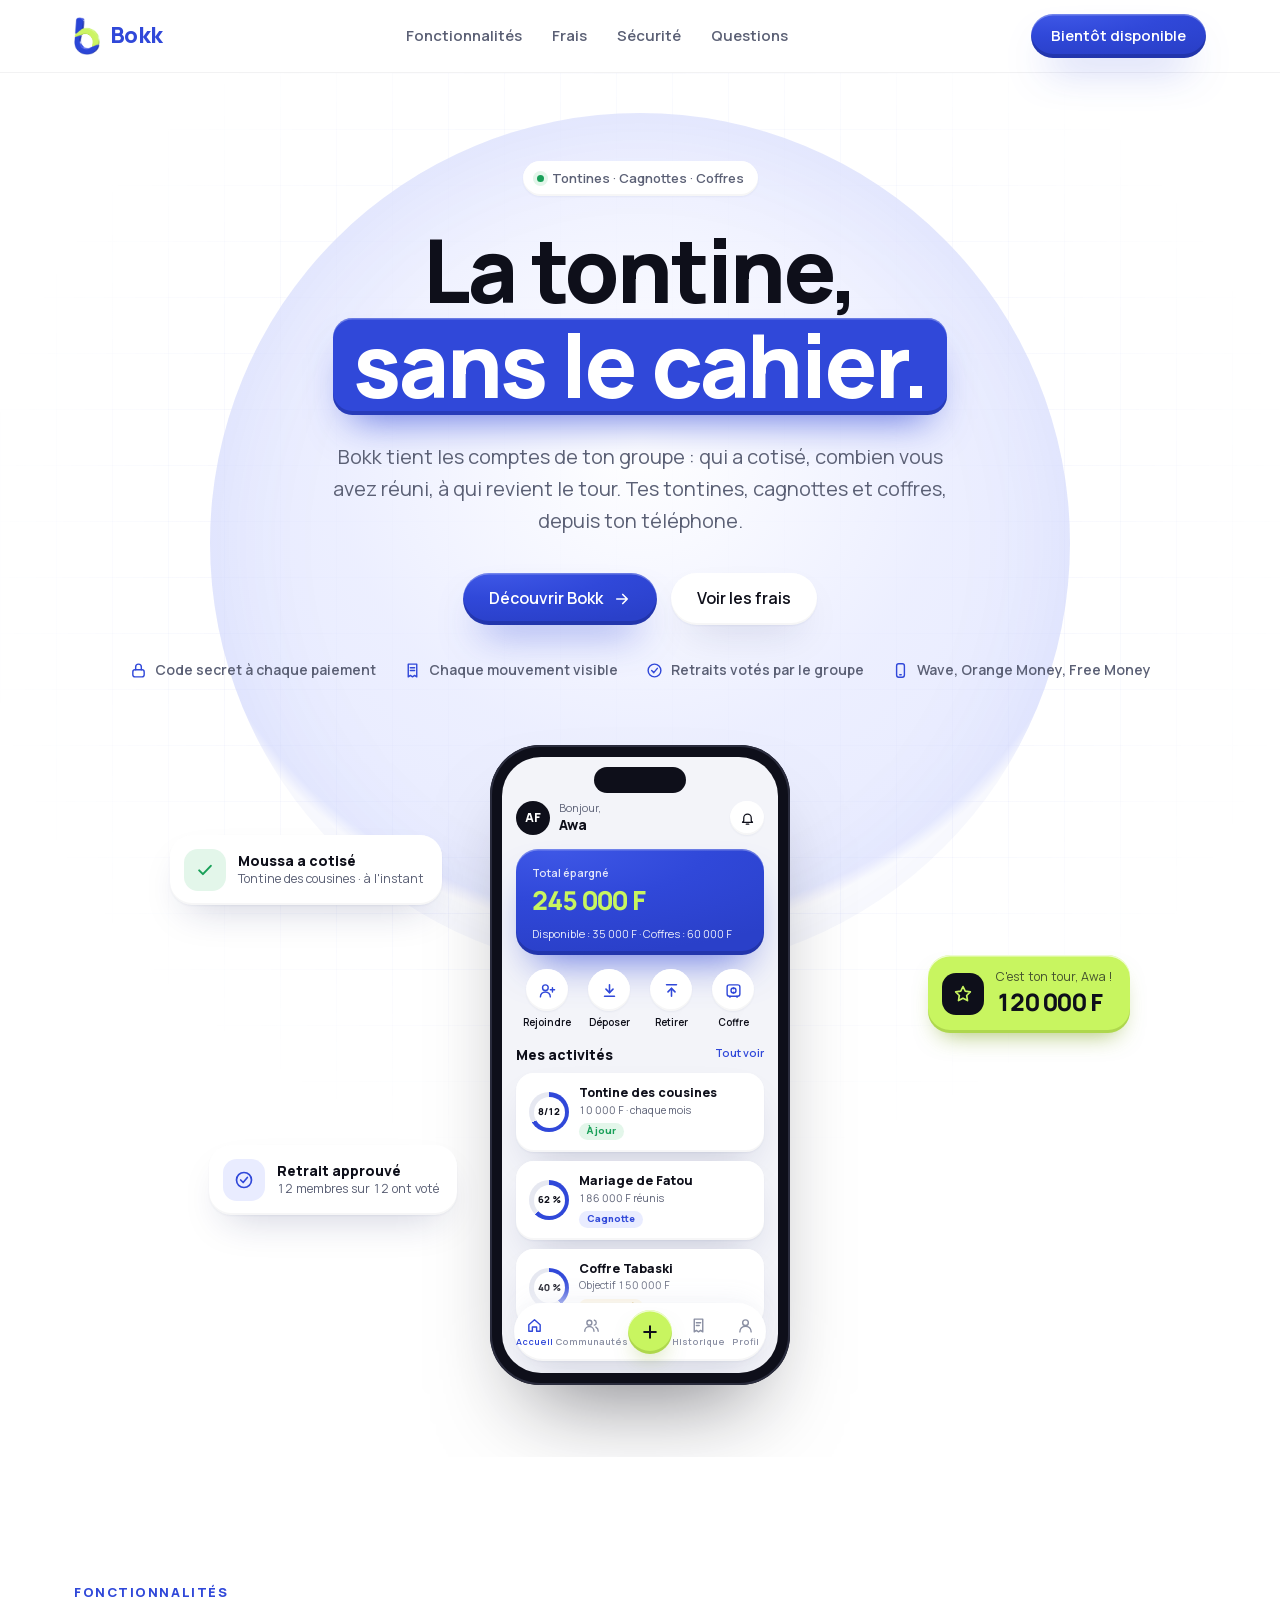
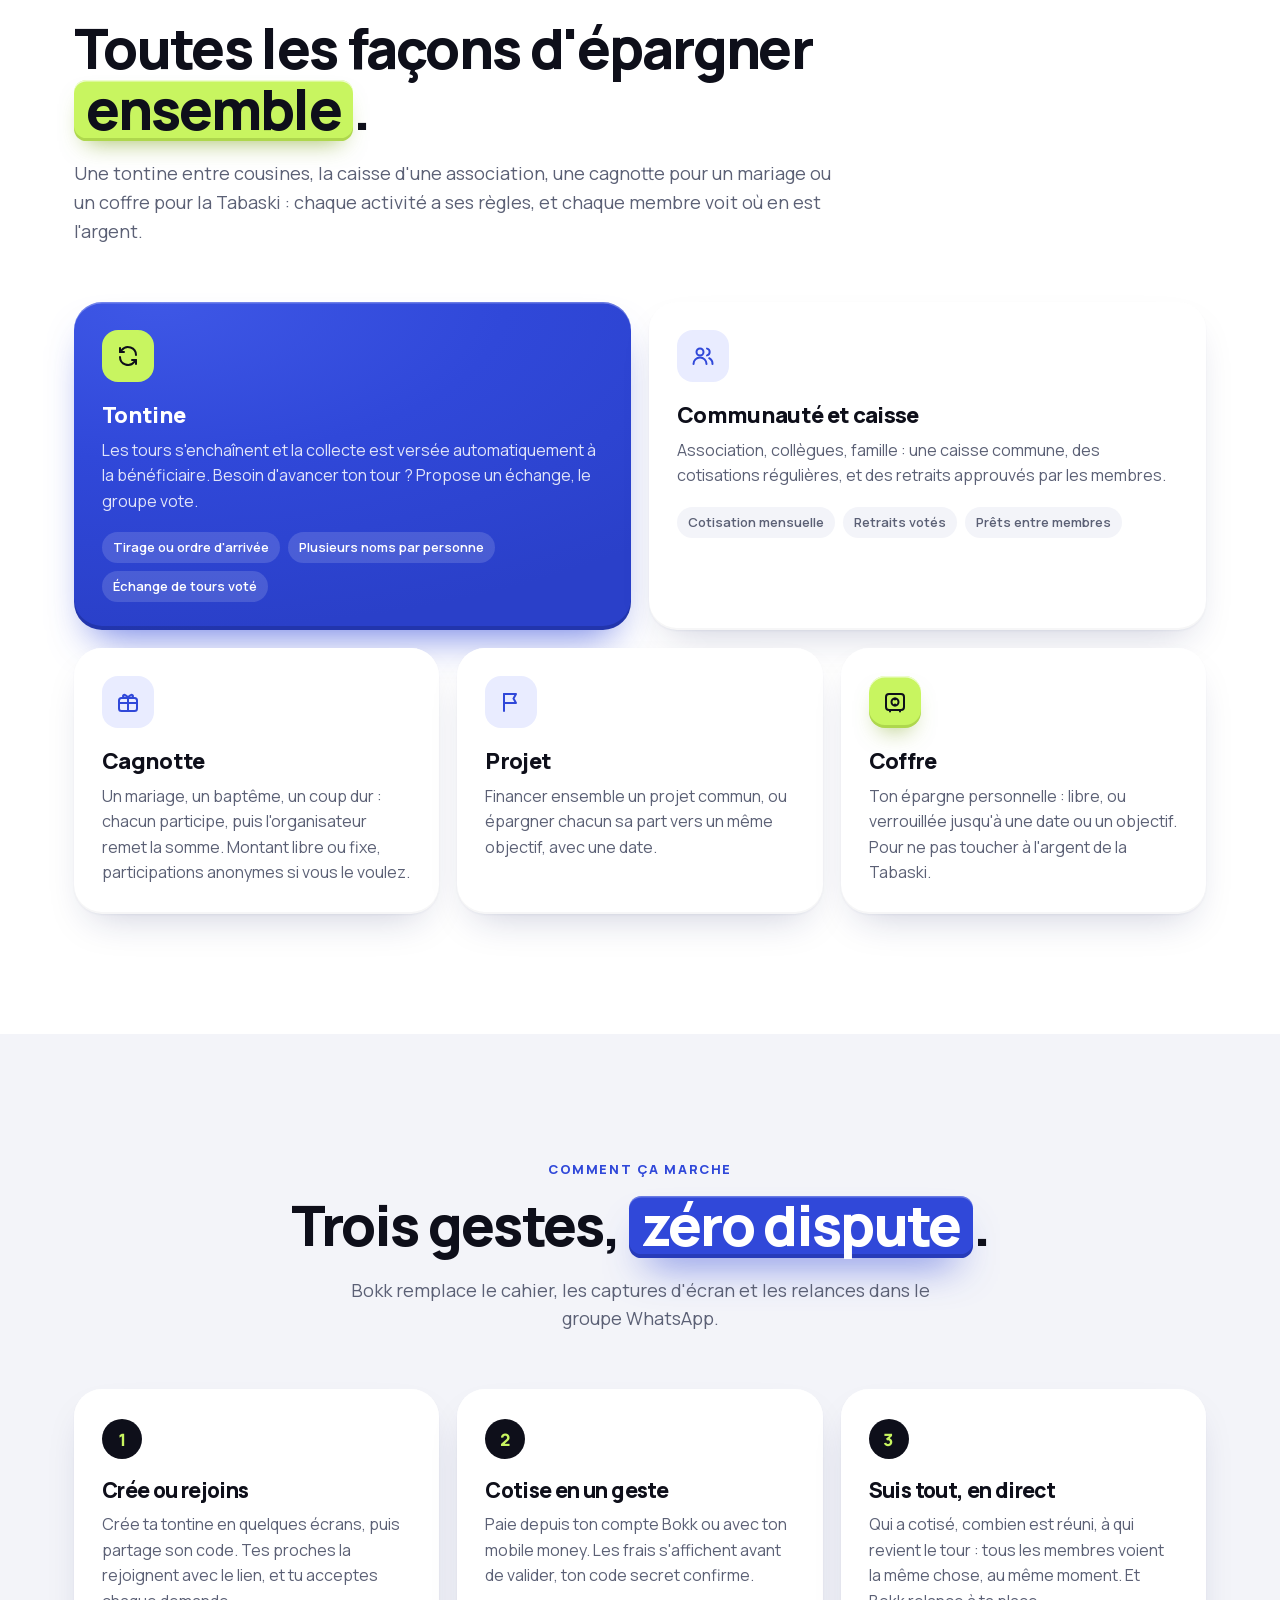
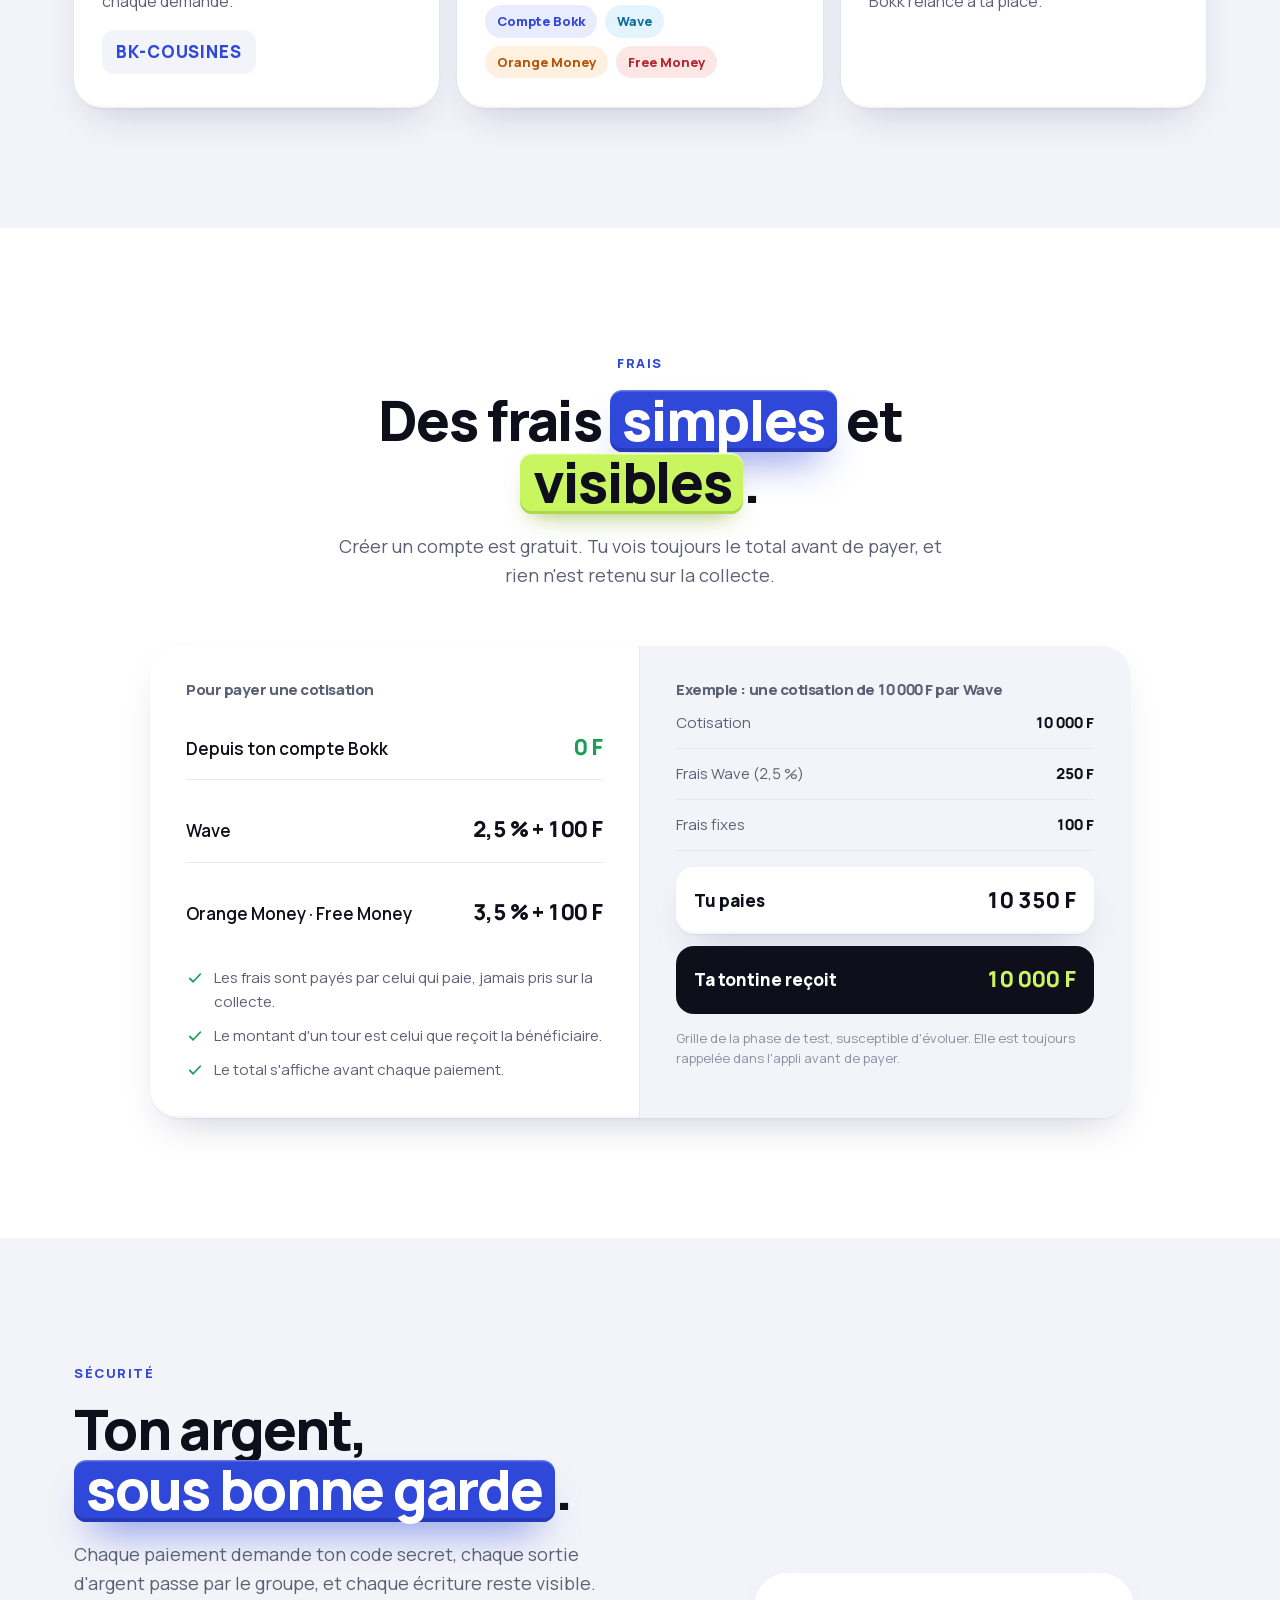
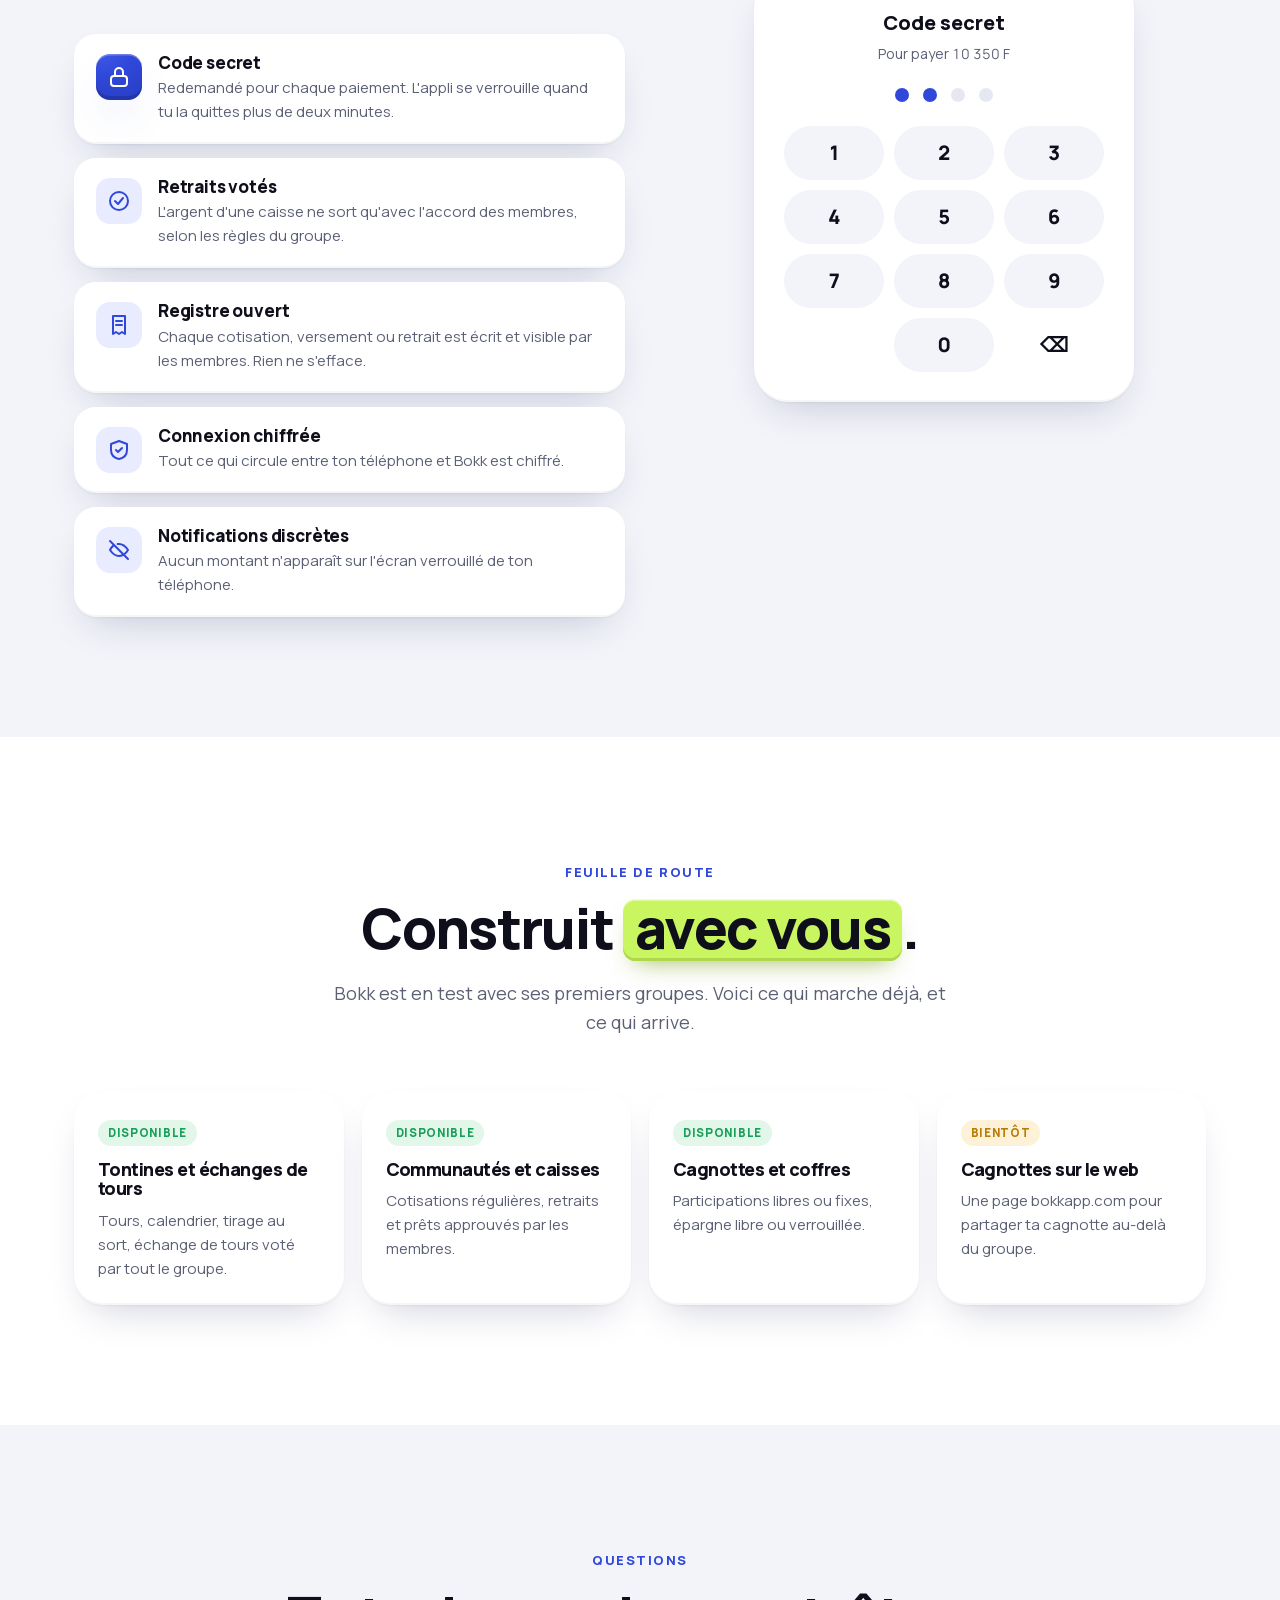
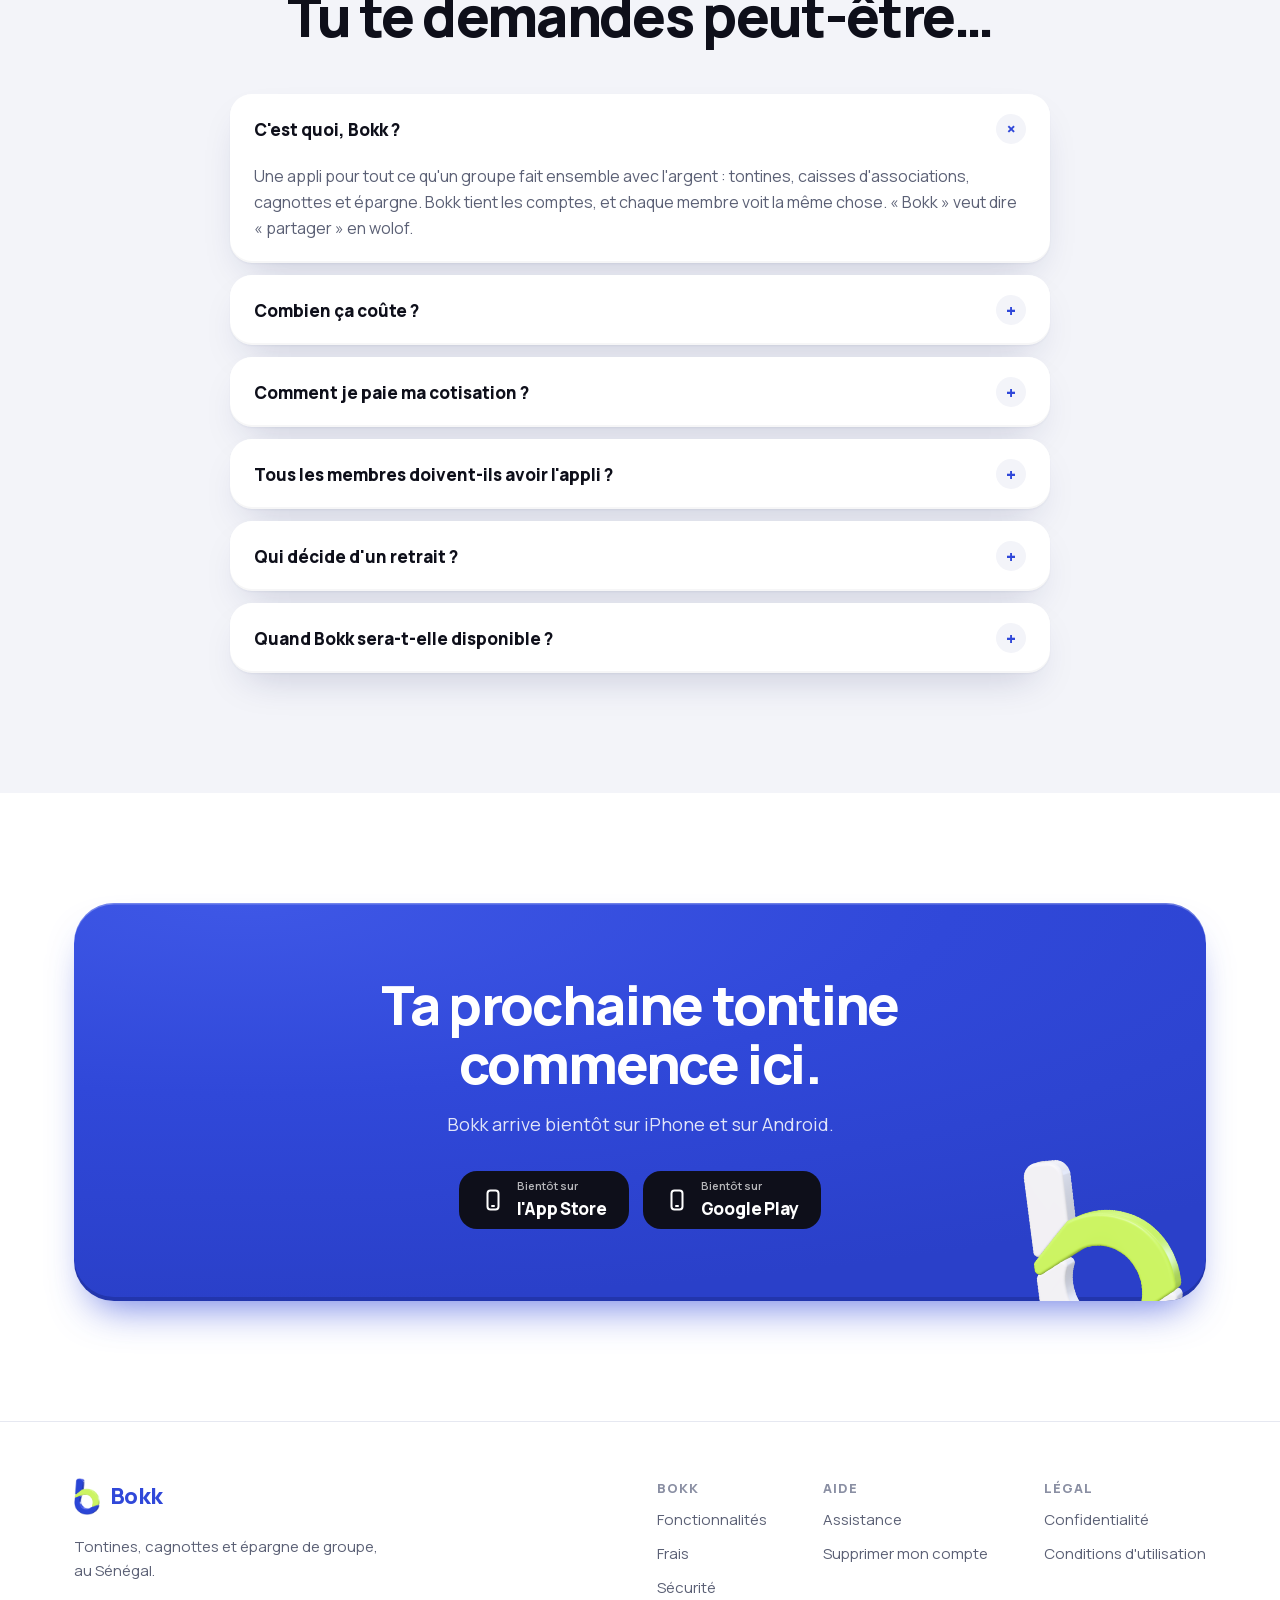
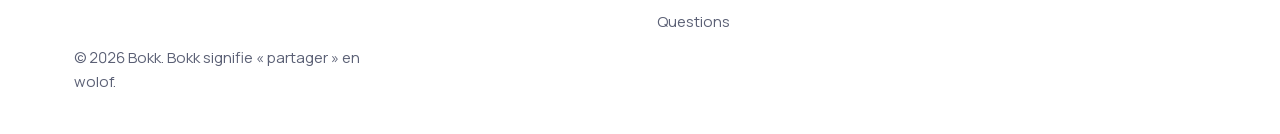
<file: index.html>
<!doctype html>
<html lang="fr">
<head>
<meta charset="utf-8">
<meta name="viewport" content="width=device-width, initial-scale=1">
<title>Bokk : la tontine, sans le cahier</title>
<meta name="description" content="Bokk tient les comptes de ton groupe : tontines, caisses d'associations, cagnottes et coffres d'épargne, depuis ton téléphone. Au Sénégal.">
<meta name="theme-color" content="#3048D9">
<meta property="og:title" content="Bokk : la tontine, sans le cahier">
<meta property="og:description" content="Qui a cotisé, combien le groupe a réuni, à qui revient le tour : tout est dans Bokk.">
<meta property="og:type" content="website">
<meta property="og:url" content="https://bokkapp.com/">
<link rel="icon" type="image/png" href="assets/favicon.png">
<link rel="preload" href="assets/Manrope-ExtraBold.ttf" as="font" type="font/ttf" crossorigin>
<link rel="stylesheet" href="assets/accueil.css">
</head>
<body>

<!-- Icônes (traits arrondis, couleur du texte) -->
<svg width="0" height="0" style="position:absolute" aria-hidden="true">
  <defs>
    <symbol id="i-cadenas" viewBox="0 0 24 24" fill="none" stroke="currentColor" stroke-width="2" stroke-linecap="round" stroke-linejoin="round"><rect x="4" y="11" width="16" height="10" rx="3"/><path d="M8 11V7a4 4 0 0 1 8 0v4"/></symbol>
    <symbol id="i-registre" viewBox="0 0 24 24" fill="none" stroke="currentColor" stroke-width="2" stroke-linecap="round" stroke-linejoin="round"><path d="M6 3h12v18l-3-2-3 2-3-2-3 2z"/><path d="M9 8h6M9 12h6"/></symbol>
    <symbol id="i-vote" viewBox="0 0 24 24" fill="none" stroke="currentColor" stroke-width="2" stroke-linecap="round" stroke-linejoin="round"><circle cx="12" cy="12" r="9"/><path d="m8 12 3 3 5-6"/></symbol>
    <symbol id="i-telephone" viewBox="0 0 24 24" fill="none" stroke="currentColor" stroke-width="2" stroke-linecap="round" stroke-linejoin="round"><rect x="6.5" y="2.5" width="11" height="19" rx="3"/><path d="M11 18h2"/></symbol>
    <symbol id="i-tour" viewBox="0 0 24 24" fill="none" stroke="currentColor" stroke-width="2" stroke-linecap="round" stroke-linejoin="round"><path d="M20 11a8 8 0 0 0-14.3-4.9L4 8"/><path d="M4 4v4h4"/><path d="M4 13a8 8 0 0 0 14.3 4.9L20 16"/><path d="M20 20v-4h-4"/></symbol>
    <symbol id="i-cadeau" viewBox="0 0 24 24" fill="none" stroke="currentColor" stroke-width="2" stroke-linecap="round" stroke-linejoin="round"><rect x="3" y="8" width="18" height="13" rx="2.5"/><path d="M12 8v13M3 13h18"/><path d="M12 8C10.5 4.5 7 4 7 6.2 7 8 10 8 12 8zM12 8c1.5-3.5 5-4 5-1.8C17 8 14 8 12 8z"/></symbol>
    <symbol id="i-projet" viewBox="0 0 24 24" fill="none" stroke="currentColor" stroke-width="2" stroke-linecap="round" stroke-linejoin="round"><path d="M5 21V4"/><path d="M5 4h12l-2.5 4.5L17 13H5"/></symbol>
    <symbol id="i-coffre" viewBox="0 0 24 24" fill="none" stroke="currentColor" stroke-width="2" stroke-linecap="round" stroke-linejoin="round"><rect x="3" y="4" width="18" height="16" rx="3"/><circle cx="12" cy="12" r="3.5"/><path d="M12 8.5v1M12 14.5v1M7 20v1.5M17 20v1.5"/></symbol>
    <symbol id="i-groupe" viewBox="0 0 24 24" fill="none" stroke="currentColor" stroke-width="2" stroke-linecap="round" stroke-linejoin="round"><circle cx="9" cy="8" r="3.5"/><path d="M2.5 20a6.5 6.5 0 0 1 13 0"/><path d="M16 4.6a3.5 3.5 0 0 1 0 6.8"/><path d="M18.2 14.2A6.5 6.5 0 0 1 21.5 20"/></symbol>
    <symbol id="i-cloche" viewBox="0 0 24 24" fill="none" stroke="currentColor" stroke-width="2" stroke-linecap="round" stroke-linejoin="round"><path d="M6 16v-5a6 6 0 0 1 12 0v5l2 2H4z"/><path d="M10 21h4"/></symbol>
    <symbol id="i-plus" viewBox="0 0 24 24" fill="none" stroke="currentColor" stroke-width="2.4" stroke-linecap="round"><path d="M12 5v14M5 12h14"/></symbol>
    <symbol id="i-maison" viewBox="0 0 24 24" fill="none" stroke="currentColor" stroke-width="2" stroke-linecap="round" stroke-linejoin="round"><path d="M4 11 12 4l8 7v9h-5v-6H9v6H4z"/></symbol>
    <symbol id="i-recu" viewBox="0 0 24 24" fill="none" stroke="currentColor" stroke-width="2" stroke-linecap="round" stroke-linejoin="round"><path d="M6 3h12v18l-3-2-3 2-3-2-3 2z"/><path d="M9 8h6M9 12h4"/></symbol>
    <symbol id="i-moi" viewBox="0 0 24 24" fill="none" stroke="currentColor" stroke-width="2" stroke-linecap="round" stroke-linejoin="round"><circle cx="12" cy="8" r="4"/><path d="M4 21a8 8 0 0 1 16 0"/></symbol>
    <symbol id="i-rejoindre" viewBox="0 0 24 24" fill="none" stroke="currentColor" stroke-width="2" stroke-linecap="round" stroke-linejoin="round"><circle cx="9" cy="8" r="4"/><path d="M2 21a7 7 0 0 1 14 0"/><path d="M19 8v6M16 11h6"/></symbol>
    <symbol id="i-deposer" viewBox="0 0 24 24" fill="none" stroke="currentColor" stroke-width="2.2" stroke-linecap="round" stroke-linejoin="round"><path d="M12 4v11"/><path d="m7 10 5 5 5-5"/><path d="M5 20h14"/></symbol>
    <symbol id="i-retirer" viewBox="0 0 24 24" fill="none" stroke="currentColor" stroke-width="2.2" stroke-linecap="round" stroke-linejoin="round"><path d="M12 20V9"/><path d="m7 14 5-5 5 5"/><path d="M5 4h14"/></symbol>
    <symbol id="i-bouclier" viewBox="0 0 24 24" fill="none" stroke="currentColor" stroke-width="2" stroke-linecap="round" stroke-linejoin="round"><path d="M12 3 4 6v6c0 5 3.5 8 8 9 4.5-1 8-4 8-9V6z"/><path d="m9 12 2 2 4-4"/></symbol>
    <symbol id="i-discret" viewBox="0 0 24 24" fill="none" stroke="currentColor" stroke-width="2" stroke-linecap="round" stroke-linejoin="round"><path d="m3 3 18 18"/><path d="M10.6 6.1c.5-.1.9-.1 1.4-.1 5 0 9 6 9 6a16 16 0 0 1-3.2 3.8M6.1 7.9C4.1 9.5 3 12 3 12s4 6 9 6c1.4 0 2.7-.4 3.9-1"/></symbol>
    <symbol id="i-coche" viewBox="0 0 24 24" fill="none" stroke="currentColor" stroke-width="2.4" stroke-linecap="round" stroke-linejoin="round"><path d="m5 12.5 4.5 4.5L19 7"/></symbol>
    <symbol id="i-fleche" viewBox="0 0 24 24" fill="none" stroke="currentColor" stroke-width="2.2" stroke-linecap="round" stroke-linejoin="round"><path d="M5 12h14M13 6l6 6-6 6"/></symbol>
    <symbol id="i-etoile" viewBox="0 0 24 24" fill="none" stroke="currentColor" stroke-width="2" stroke-linejoin="round"><path d="m12 3 2.7 5.6 6.1.9-4.4 4.3 1 6.1L12 17l-5.4 2.9 1-6.1-4.4-4.3 6.1-.9z"/></symbol>
  </defs>
</svg>

<header class="entete">
  <div class="conteneur">
    <a class="logo" href="./" aria-label="Bokk, accueil"><img src="assets/b-3d.png" alt="" width="26" height="38">Bokk</a>
    <nav class="menu" aria-label="Menu principal">
      <a href="#fonctionnalites">Fonctionnalités</a>
      <a href="#frais">Frais</a>
      <a href="#securite">Sécurité</a>
      <a href="#questions">Questions</a>
    </nav>
    <a class="bouton bouton-bleu" href="#telecharger">Bientôt disponible</a>
  </div>
</header>

<main>

  <section class="accroche">
    <div class="sphere" aria-hidden="true"></div>
    <div class="conteneur">
      <span class="pastille"><span class="point"></span>Tontines · Cagnottes · Coffres</span>
      <h1><span class="ligne">La tontine,</span> <span class="marque-bleu">sans le cahier.</span></h1>
      <p class="sous-titre">Bokk tient les comptes de ton groupe : qui a cotisé, combien vous avez réuni, à qui revient le tour. Tes tontines, cagnottes et coffres, depuis ton téléphone.</p>
      <div class="actions">
        <a class="bouton bouton-bleu" href="#fonctionnalites">Découvrir Bokk <svg aria-hidden="true"><use href="#i-fleche"/></svg></a>
        <a class="bouton bouton-blanc" href="#frais">Voir les frais</a>
      </div>
      <div class="confiance">
        <span><svg aria-hidden="true"><use href="#i-cadenas"/></svg>Code secret à chaque paiement</span>
        <span><svg aria-hidden="true"><use href="#i-registre"/></svg>Chaque mouvement visible</span>
        <span><svg aria-hidden="true"><use href="#i-vote"/></svg>Retraits votés par le groupe</span>
        <span><svg aria-hidden="true"><use href="#i-telephone"/></svg>Wave, Orange Money, Free Money</span>
      </div>

      <div class="scene" aria-label="Aperçu de l'appli Bokk">
        <div class="telephone">
          <div class="ecran">
            <div class="app-haut">
              <div class="app-qui">
                <span class="avatar">AF</span>
                <span><small>Bonjour,</small><strong>Awa</strong></span>
              </div>
              <span class="cloche"><svg aria-hidden="true"><use href="#i-cloche"/></svg></span>
            </div>
            <div class="app-solde">
              <small>Total épargné</small>
              <span class="montant">245 000 F</span>
              <div class="dispo">Disponible : 35 000 F · Coffres : 60 000 F</div>
            </div>
            <div class="app-raccourcis">
              <span><i><svg aria-hidden="true"><use href="#i-rejoindre"/></svg></i>Rejoindre</span>
              <span><i><svg aria-hidden="true"><use href="#i-deposer"/></svg></i>Déposer</span>
              <span><i><svg aria-hidden="true"><use href="#i-retirer"/></svg></i>Retirer</span>
              <span><i><svg aria-hidden="true"><use href="#i-coffre"/></svg></i>Coffre</span>
            </div>
            <div class="app-titre">Mes activités <a>Tout voir</a></div>
            <div class="app-carte">
              <span class="anneau" style="--p:66"><span>8/12</span></span>
              <span class="texte"><strong>Tontine des cousines</strong><small>10 000 F · chaque mois</small><br><span class="puce puce-vert">À jour</span></span>
            </div>
            <div class="app-carte">
              <span class="anneau" style="--p:62"><span>62 %</span></span>
              <span class="texte"><strong>Mariage de Fatou</strong><small>186 000 F réunis</small><br><span class="puce puce-bleu">Cagnotte</span></span>
            </div>
            <div class="app-carte">
              <span class="anneau" style="--p:40"><span>40 %</span></span>
              <span class="texte"><strong>Coffre Tabaski</strong><small>Objectif 150 000 F</small><br><span class="puce puce-ambre">Verrouillé</span></span>
            </div>
            <div class="app-barre" aria-hidden="true">
              <span class="actif"><svg><use href="#i-maison"/></svg>Accueil</span>
              <span><svg><use href="#i-groupe"/></svg>Communautés</span>
              <span><span class="plus"><svg><use href="#i-plus"/></svg></span></span>
              <span><svg><use href="#i-recu"/></svg>Historique</span>
              <span><svg><use href="#i-moi"/></svg>Profil</span>
            </div>
          </div>
        </div>

        <div class="flottante f1">
          <span class="icone"><svg aria-hidden="true"><use href="#i-coche"/></svg></span>
          <span><strong>Moussa a cotisé</strong><small>Tontine des cousines · à l'instant</small></span>
        </div>
        <div class="flottante f2">
          <span class="icone"><svg aria-hidden="true"><use href="#i-etoile"/></svg></span>
          <span><small>C'est ton tour, Awa !</small><span class="gros">120 000 F</span></span>
        </div>
        <div class="flottante f3">
          <span class="icone"><svg aria-hidden="true"><use href="#i-vote"/></svg></span>
          <span><strong>Retrait approuvé</strong><small>12 membres sur 12 ont voté</small></span>
        </div>
      </div>
    </div>
  </section>

  <section class="section" id="fonctionnalites">
    <div class="conteneur">
      <div class="entete-section">
        <span class="surtitre">Fonctionnalités</span>
        <h2>Toutes les façons d'épargner <span class="sans-coupure"><span class="marque-citron">ensemble</span>.</span></h2>
        <p>Une tontine entre cousines, la caisse d'une association, une cagnotte pour un mariage ou un coffre pour la Tabaski : chaque activité a ses règles, et chaque membre voit où en est l'argent.</p>
      </div>
      <div class="grille">
        <article class="carte carte-bleue large">
          <span class="tuile tuile-citron"><svg aria-hidden="true"><use href="#i-tour"/></svg></span>
          <h3>Tontine</h3>
          <p>Les tours s'enchaînent et la collecte est versée automatiquement à la bénéficiaire. Besoin d'avancer ton tour ? Propose un échange, le groupe vote.</p>
          <div class="details"><span>Tirage ou ordre d'arrivée</span><span>Plusieurs noms par personne</span><span>Échange de tours voté</span></div>
        </article>
        <article class="carte large">
          <span class="tuile tuile-pale"><svg aria-hidden="true"><use href="#i-groupe"/></svg></span>
          <h3>Communauté et caisse</h3>
          <p>Association, collègues, famille : une caisse commune, des cotisations régulières, et des retraits approuvés par les membres.</p>
          <div class="details"><span>Cotisation mensuelle</span><span>Retraits votés</span><span>Prêts entre membres</span></div>
        </article>
        <article class="carte tiers">
          <span class="tuile tuile-pale"><svg aria-hidden="true"><use href="#i-cadeau"/></svg></span>
          <h3>Cagnotte</h3>
          <p>Un mariage, un baptême, un coup dur : chacun participe, puis l'organisateur remet la somme. Montant libre ou fixe, participations anonymes si vous le voulez.</p>
        </article>
        <article class="carte tiers">
          <span class="tuile tuile-pale"><svg aria-hidden="true"><use href="#i-projet"/></svg></span>
          <h3>Projet</h3>
          <p>Financer ensemble un projet commun, ou épargner chacun sa part vers un même objectif, avec une date.</p>
        </article>
        <article class="carte tiers">
          <span class="tuile tuile-citron"><svg aria-hidden="true"><use href="#i-coffre"/></svg></span>
          <h3>Coffre</h3>
          <p>Ton épargne personnelle : libre, ou verrouillée jusqu'à une date ou un objectif. Pour ne pas toucher à l'argent de la Tabaski.</p>
        </article>
      </div>
    </div>
  </section>

  <section class="section section-grise">
    <div class="conteneur">
      <div class="entete-section centre">
        <span class="surtitre">Comment ça marche</span>
        <h2>Trois gestes, <span class="sans-coupure"><span class="marque-bleu">zéro dispute</span>.</span></h2>
        <p>Bokk remplace le cahier, les captures d'écran et les relances dans le groupe WhatsApp.</p>
      </div>
      <div class="etapes">
        <article class="etape">
          <h3>Crée ou rejoins</h3>
          <p>Crée ta tontine en quelques écrans, puis partage son code. Tes proches la rejoignent avec le lien, et tu acceptes chaque demande.</p>
          <span class="code">BK-COUSINES</span>
        </article>
        <article class="etape">
          <h3>Cotise en un geste</h3>
          <p>Paie depuis ton compte Bokk ou avec ton mobile money. Les frais s'affichent avant de valider, ton code secret confirme.</p>
          <div class="moyens"><span class="moyen-bokk">Compte Bokk</span><span class="moyen-wave">Wave</span><span class="moyen-om">Orange Money</span><span class="moyen-free">Free Money</span></div>
        </article>
        <article class="etape">
          <h3>Suis tout, en direct</h3>
          <p>Qui a cotisé, combien est réuni, à qui revient le tour : tous les membres voient la même chose, au même moment. Et Bokk relance à ta place.</p>
        </article>
      </div>
    </div>
  </section>

  <section class="section" id="frais">
    <div class="conteneur">
      <div class="entete-section centre">
        <span class="surtitre">Frais</span>
        <h2>Des frais <span class="marque-bleu">simples</span> et <span class="sans-coupure"><span class="marque-citron">visibles</span>.</span></h2>
        <p>Créer un compte est gratuit. Tu vois toujours le total avant de payer, et rien n'est retenu sur la collecte.</p>
      </div>
      <div class="frais">
        <div class="gauche">
          <h3>Pour payer une cotisation</h3>
          <div class="tarif"><span>Depuis ton compte Bokk</span><strong class="zero">0 F</strong></div>
          <div class="tarif"><span>Wave</span><strong>2,5 % + 100 F</strong></div>
          <div class="tarif"><span>Orange Money · Free Money</span><strong>3,5 % + 100 F</strong></div>
          <ul class="coches">
            <li><svg aria-hidden="true"><use href="#i-coche"/></svg>Les frais sont payés par celui qui paie, jamais pris sur la collecte.</li>
            <li><svg aria-hidden="true"><use href="#i-coche"/></svg>Le montant d'un tour est celui que reçoit la bénéficiaire.</li>
            <li><svg aria-hidden="true"><use href="#i-coche"/></svg>Le total s'affiche avant chaque paiement.</li>
          </ul>
        </div>
        <div class="calcul">
          <h3>Exemple : une cotisation de 10 000 F par Wave</h3>
          <div class="ligne-calcul"><span>Cotisation</span><strong>10 000 F</strong></div>
          <div class="ligne-calcul"><span>Frais Wave (2,5 %)</span><strong>250 F</strong></div>
          <div class="ligne-calcul"><span>Frais fixes</span><strong>100 F</strong></div>
          <div class="total"><span>Tu paies</span><strong>10 350 F</strong></div>
          <div class="recu"><span>Ta tontine reçoit</span><strong>10 000 F</strong></div>
          <p class="note">Grille de la phase de test, susceptible d'évoluer. Elle est toujours rappelée dans l'appli avant de payer.</p>
        </div>
      </div>
    </div>
  </section>

  <section class="section section-grise" id="securite">
    <div class="conteneur securite">
      <div>
        <div class="entete-section">
          <span class="surtitre">Sécurité</span>
          <h2>Ton argent, <span class="sans-coupure"><span class="marque-bleu">sous bonne garde</span>.</span></h2>
          <p>Chaque paiement demande ton code secret, chaque sortie d'argent passe par le groupe, et chaque écriture reste visible.</p>
        </div>
        <div class="liste-securite" style="margin-top:36px">
          <div class="point-securite">
            <span class="tuile tuile-bleu"><svg aria-hidden="true"><use href="#i-cadenas"/></svg></span>
            <div><h3>Code secret</h3><p>Redemandé pour chaque paiement. L'appli se verrouille quand tu la quittes plus de deux minutes.</p></div>
          </div>
          <div class="point-securite">
            <span class="tuile tuile-pale"><svg aria-hidden="true"><use href="#i-vote"/></svg></span>
            <div><h3>Retraits votés</h3><p>L'argent d'une caisse ne sort qu'avec l'accord des membres, selon les règles du groupe.</p></div>
          </div>
          <div class="point-securite">
            <span class="tuile tuile-pale"><svg aria-hidden="true"><use href="#i-registre"/></svg></span>
            <div><h3>Registre ouvert</h3><p>Chaque cotisation, versement ou retrait est écrit et visible par les membres. Rien ne s'efface.</p></div>
          </div>
          <div class="point-securite">
            <span class="tuile tuile-pale"><svg aria-hidden="true"><use href="#i-bouclier"/></svg></span>
            <div><h3>Connexion chiffrée</h3><p>Tout ce qui circule entre ton téléphone et Bokk est chiffré.</p></div>
          </div>
          <div class="point-securite">
            <span class="tuile tuile-pale"><svg aria-hidden="true"><use href="#i-discret"/></svg></span>
            <div><h3>Notifications discrètes</h3><p>Aucun montant n'apparaît sur l'écran verrouillé de ton téléphone.</p></div>
          </div>
        </div>
      </div>
      <div class="clavier" aria-hidden="true">
        <div class="question">Code secret</div>
        <small>Pour payer 10 350 F</small>
        <div class="points-code"><i class="plein"></i><i class="plein"></i><i></i><i></i></div>
        <div class="touches">
          <span>1</span><span>2</span><span>3</span>
          <span>4</span><span>5</span><span>6</span>
          <span>7</span><span>8</span><span>9</span>
          <span class="vide"></span><span>0</span><span class="vide">⌫</span>
        </div>
      </div>
    </div>
  </section>

  <section class="section">
    <div class="conteneur">
      <div class="entete-section centre">
        <span class="surtitre">Feuille de route</span>
        <h2>Construit <span class="sans-coupure"><span class="marque-citron">avec vous</span>.</span></h2>
        <p>Bokk est en test avec ses premiers groupes. Voici ce qui marche déjà, et ce qui arrive.</p>
      </div>
      <div class="route">
        <article class="carte">
          <span class="etat etat-dispo">Disponible</span>
          <h3>Tontines et échanges de tours</h3>
          <p>Tours, calendrier, tirage au sort, échange de tours voté par tout le groupe.</p>
        </article>
        <article class="carte">
          <span class="etat etat-dispo">Disponible</span>
          <h3>Communautés et caisses</h3>
          <p>Cotisations régulières, retraits et prêts approuvés par les membres.</p>
        </article>
        <article class="carte">
          <span class="etat etat-dispo">Disponible</span>
          <h3>Cagnottes et coffres</h3>
          <p>Participations libres ou fixes, épargne libre ou verrouillée.</p>
        </article>
        <article class="carte">
          <span class="etat etat-bientot">Bientôt</span>
          <h3>Cagnottes sur le web</h3>
          <p>Une page bokkapp.com pour partager ta cagnotte au-delà du groupe.</p>
        </article>
      </div>
    </div>
  </section>

  <section class="section section-grise" id="questions">
    <div class="conteneur">
      <div class="entete-section centre">
        <span class="surtitre">Questions</span>
        <h2>Tu te demandes peut-être…</h2>
      </div>
      <div class="questions">
        <details open>
          <summary>C'est quoi, Bokk ?</summary>
          <p>Une appli pour tout ce qu'un groupe fait ensemble avec l'argent : tontines, caisses d'associations, cagnottes et épargne. Bokk tient les comptes, et chaque membre voit la même chose. « Bokk » veut dire « partager » en wolof.</p>
        </details>
        <details>
          <summary>Combien ça coûte ?</summary>
          <p>Créer un compte est gratuit. Payer depuis ton compte Bokk ne coûte rien. Seuls les paiements par Wave, Orange Money ou Free Money ont des frais, affichés avant que tu valides.</p>
        </details>
        <details>
          <summary>Comment je paie ma cotisation ?</summary>
          <p>Depuis ton compte Bokk, ou avec Wave, Orange Money ou Free Money. Tu peux aussi cotiser pour quelqu'un d'autre : c'est son échéance qui est réglée, et le reçu garde ton nom.</p>
        </details>
        <details>
          <summary>Tous les membres doivent-ils avoir l'appli ?</summary>
          <p>Oui : chacun rejoint la tontine avec son code ou son lien, puis l'organisateur accepte la demande. C'est ce qui permet à tout le monde de suivre les comptes et de voter.</p>
        </details>
        <details>
          <summary>Qui décide d'un retrait ?</summary>
          <p>Le groupe, selon ses règles : tous les membres, une partie d'entre eux, ou les personnes habilitées. Sans assez d'accords, l'argent ne sort pas.</p>
        </details>
        <details>
          <summary>Quand Bokk sera-t-elle disponible ?</summary>
          <p>Bokk est en test avec ses premiers groupes. Elle arrive bientôt sur l'App Store et sur Google Play.</p>
        </details>
      </div>
    </div>
  </section>

  <section class="section final" id="telecharger">
    <div class="conteneur">
      <div class="bandeau">
        <h2>Ta prochaine tontine commence ici.</h2>
        <p>Bokk arrive bientôt sur iPhone et sur Android.</p>
        <div class="actions">
          <span class="magasin"><svg aria-hidden="true"><use href="#i-telephone"/></svg><span><small>Bientôt sur</small><strong>l'App Store</strong></span></span>
          <span class="magasin"><svg aria-hidden="true"><use href="#i-telephone"/></svg><span><small>Bientôt sur</small><strong>Google Play</strong></span></span>
        </div>
        <img src="assets/b-3d-blanc.png" alt="" aria-hidden="true">
      </div>
    </div>
  </section>

</main>

<footer class="pied">
  <div class="conteneur">
    <div>
      <a class="logo" href="./"><img src="assets/b-3d.png" alt="" width="26" height="38">Bokk</a>
      <p>Tontines, cagnottes et épargne de groupe, au Sénégal.</p>
    </div>
    <div class="liens-pied">
      <div><strong>Bokk</strong><a href="#fonctionnalites">Fonctionnalités</a><a href="#frais">Frais</a><a href="#securite">Sécurité</a><a href="#questions">Questions</a></div>
      <div><strong>Aide</strong><a href="assistance/">Assistance</a><a href="supprimer-mon-compte/">Supprimer mon compte</a></div>
      <div><strong>Légal</strong><a href="confidentialite/">Confidentialité</a><a href="conditions/">Conditions d'utilisation</a></div>
    </div>
  </div>
  <div class="conteneur"><p class="mention">© 2026 Bokk. Bokk signifie « partager » en wolof.</p></div>
</footer>

</body>
</html>
</file>
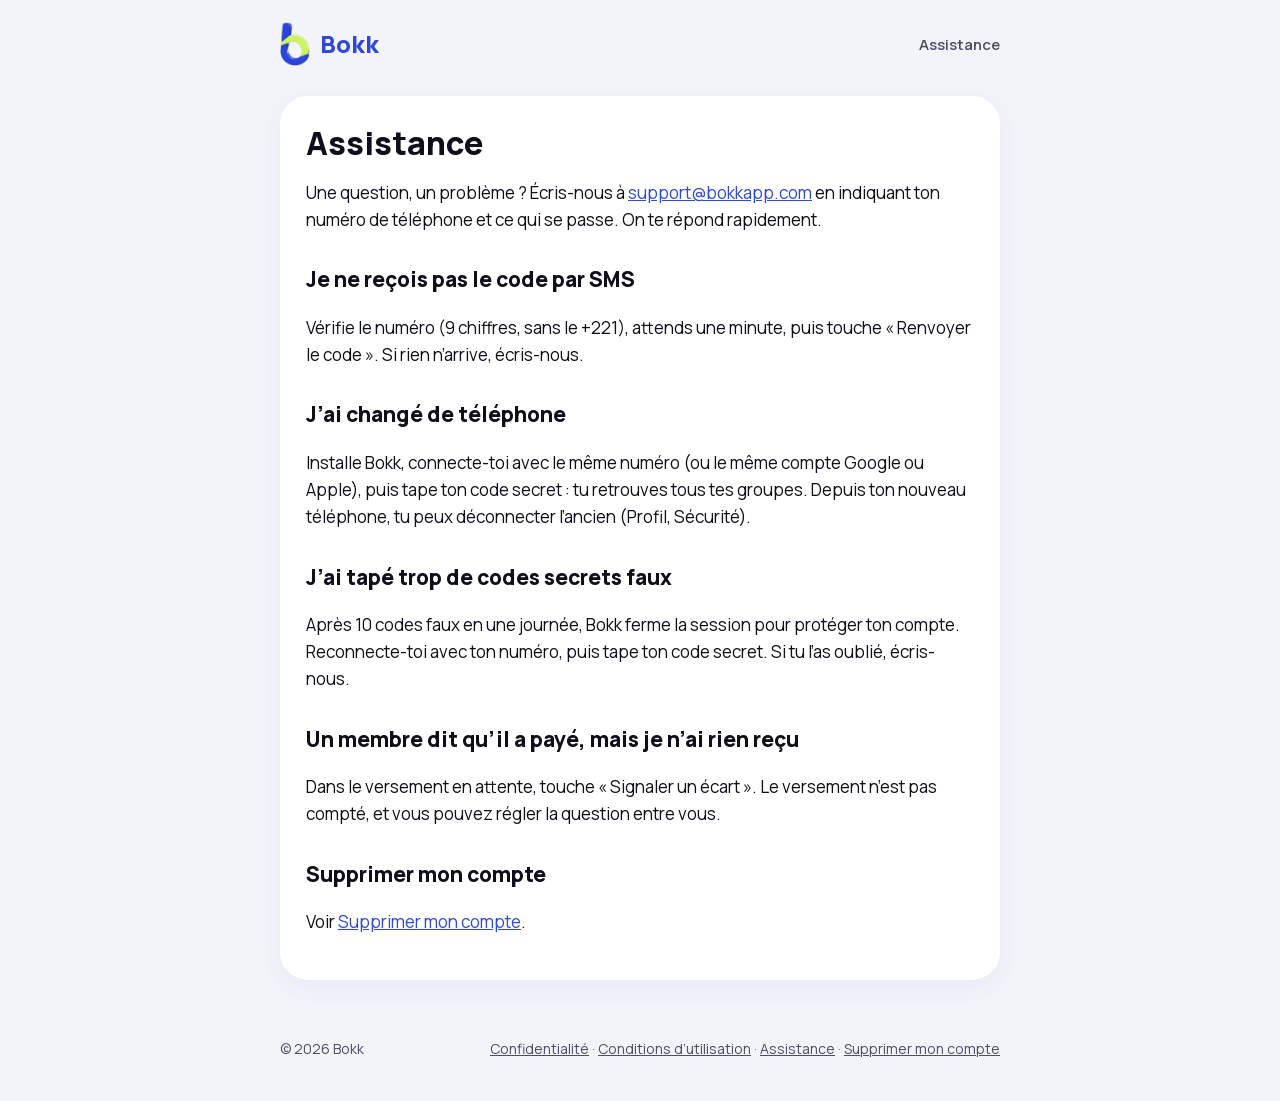
<file: assistance/index.html>
<!doctype html>
<html lang="fr">
<head>
<meta charset="utf-8">
<meta name="viewport" content="width=device-width, initial-scale=1">
<title>Assistance – Bokk</title>
<meta name="description" content="Aide et contact pour Bokk.">
<link rel="icon" type="image/png" href="../assets/favicon.png">
<link rel="stylesheet" href="../assets/style.css">
</head>
<body>
<header class="haut"><div class="page">
  <a class="marque" href="../"><img src="../assets/bokk-b.png" alt="">Bokk</a>
  <nav class="liens"><a href="../assistance/">Assistance</a></nav>
</div></header>
<main class="page">
<article class="texte">
<h1>Assistance</h1>
<p>Une question, un problème ? Écris-nous à <a href="mailto:support@bokkapp.com">support@bokkapp.com</a> en indiquant ton numéro de téléphone et ce qui se passe. On te répond rapidement.</p>

<h2>Je ne reçois pas le code par SMS</h2>
<p>Vérifie le numéro (9 chiffres, sans le +221), attends une minute, puis touche « Renvoyer le code ». Si rien n’arrive, écris-nous.</p>

<h2>J’ai changé de téléphone</h2>
<p>Installe Bokk, connecte-toi avec le même numéro (ou le même compte Google ou Apple), puis tape ton code secret : tu retrouves tous tes groupes. Depuis ton nouveau téléphone, tu peux déconnecter l’ancien (Profil, Sécurité).</p>

<h2>J’ai tapé trop de codes secrets faux</h2>
<p>Après 10 codes faux en une journée, Bokk ferme la session pour protéger ton compte. Reconnecte-toi avec ton numéro, puis tape ton code secret. Si tu l’as oublié, écris-nous.</p>

<h2>Un membre dit qu’il a payé, mais je n’ai rien reçu</h2>
<p>Dans le versement en attente, touche « Signaler un écart ». Le versement n’est pas compté, et vous pouvez régler la question entre vous.</p>

<h2>Supprimer mon compte</h2>
<p>Voir <a href="../supprimer-mon-compte/">Supprimer mon compte</a>.</p>
</article>

</main>
<footer class="bas"><div class="page">
  <span>© 2026 Bokk</span>
  <span><a href="../confidentialite/">Confidentialité</a> · <a href="../conditions/">Conditions d’utilisation</a> · <a href="../assistance/">Assistance</a> · <a href="../supprimer-mon-compte/">Supprimer mon compte</a></span>
</div></footer>
</body>
</html>
</file>
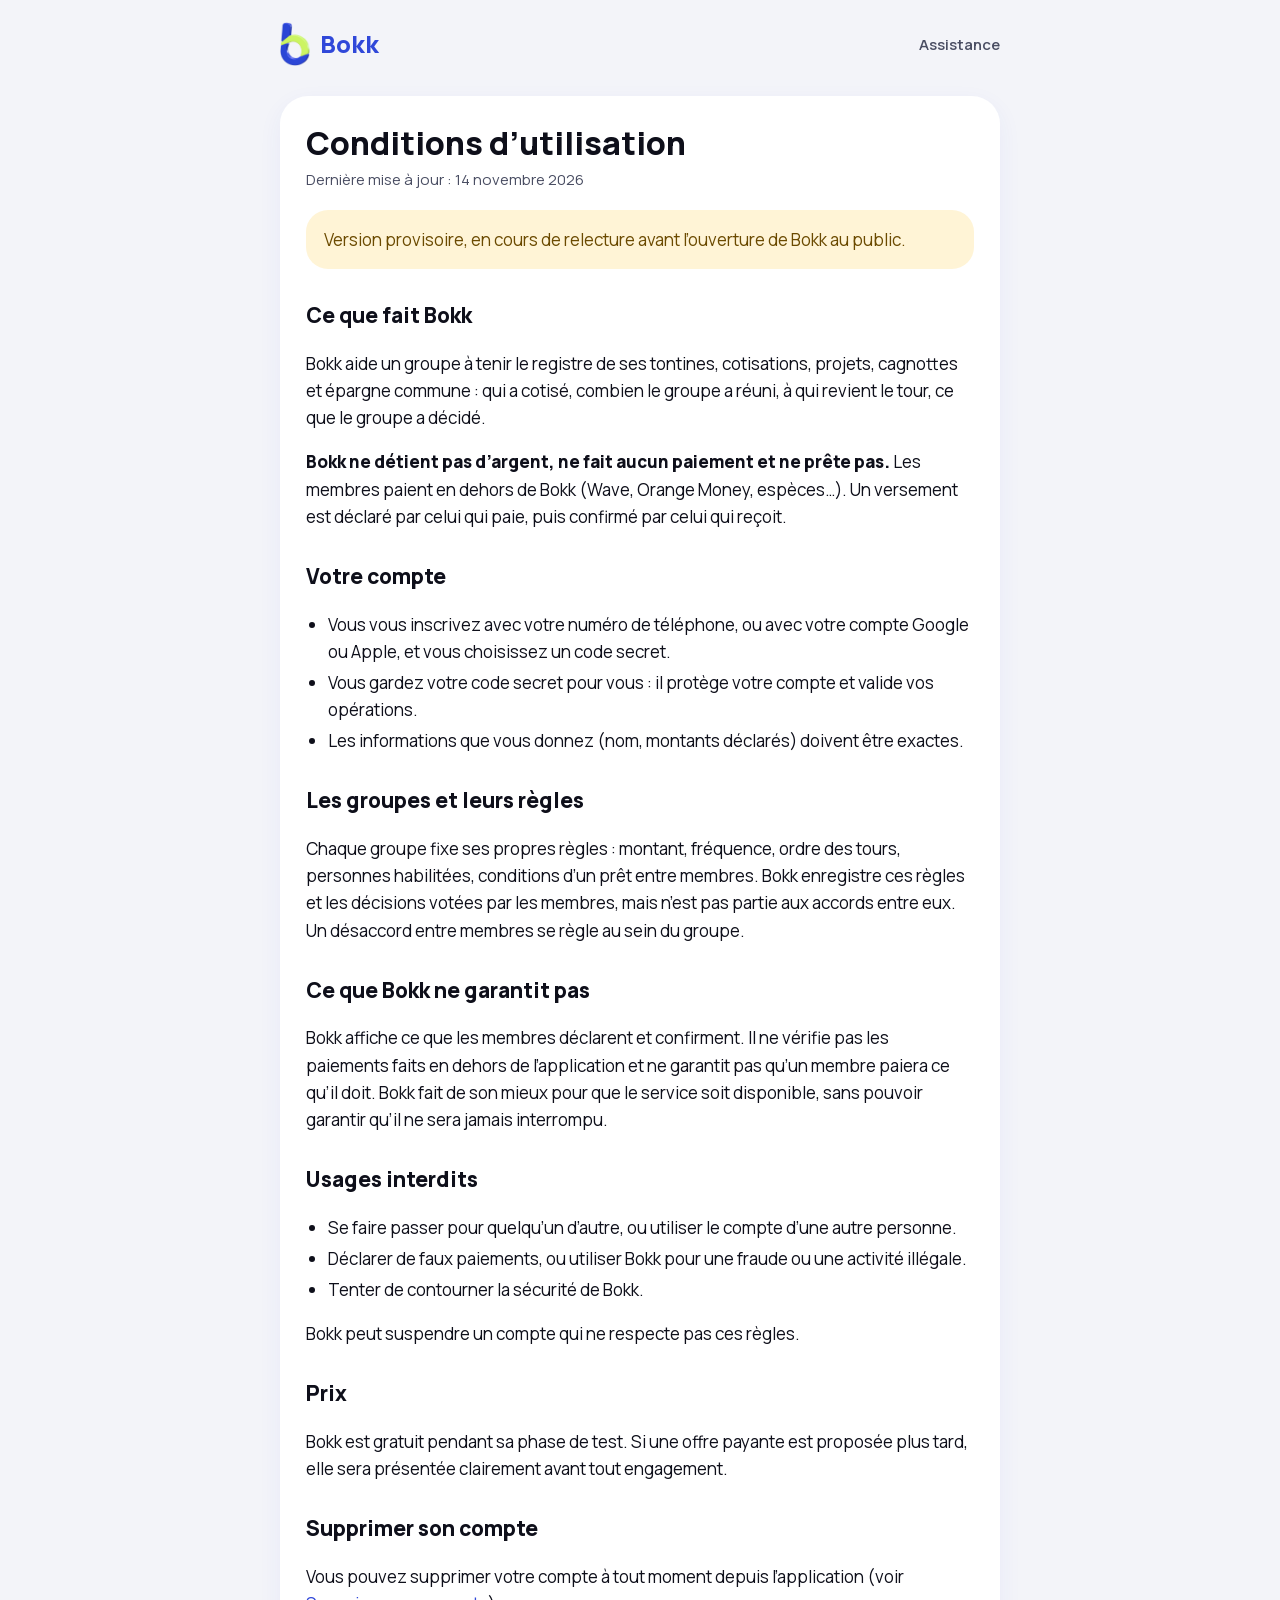
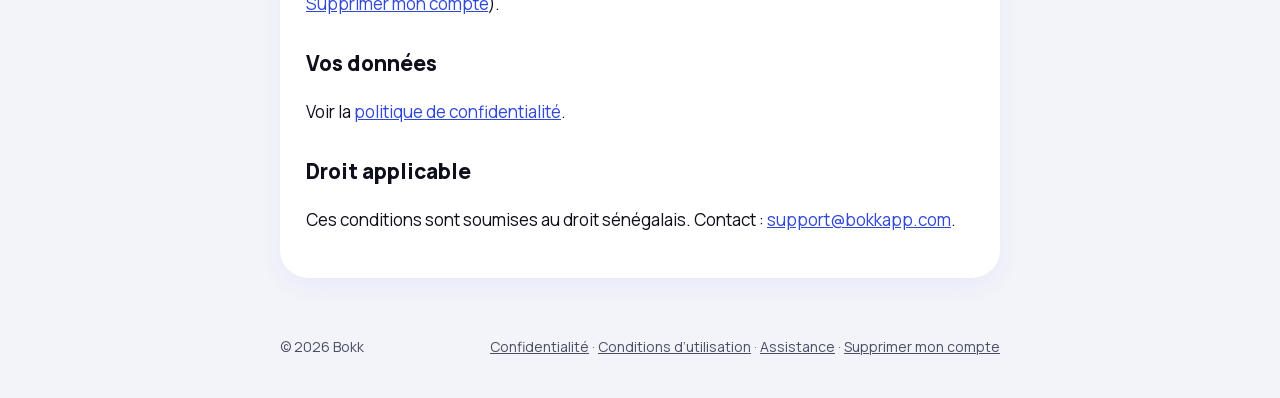
<file: conditions/index.html>
<!doctype html>
<html lang="fr">
<head>
<meta charset="utf-8">
<meta name="viewport" content="width=device-width, initial-scale=1">
<title>Conditions d’utilisation – Bokk</title>
<meta name="description" content="Conditions d’utilisation de Bokk.">
<link rel="icon" type="image/png" href="../assets/favicon.png">
<link rel="stylesheet" href="../assets/style.css">
</head>
<body>
<header class="haut"><div class="page">
  <a class="marque" href="../"><img src="../assets/bokk-b.png" alt="">Bokk</a>
  <nav class="liens"><a href="../assistance/">Assistance</a></nav>
</div></header>
<main class="page">
<article class="texte">
<h1>Conditions d’utilisation</h1>
<p class="date">Dernière mise à jour : 14 novembre 2026</p>
<p class="encart provisoire">Version provisoire, en cours de relecture avant l’ouverture de Bokk au public.</p>

<h2>Ce que fait Bokk</h2>
<p>Bokk aide un groupe à tenir le registre de ses tontines, cotisations, projets, cagnottes et épargne commune : qui a cotisé, combien le groupe a réuni, à qui revient le tour, ce que le groupe a décidé.</p>
<p><strong>Bokk ne détient pas d’argent, ne fait aucun paiement et ne prête pas.</strong> Les membres paient en dehors de Bokk (Wave, Orange Money, espèces…). Un versement est déclaré par celui qui paie, puis confirmé par celui qui reçoit.</p>

<h2>Votre compte</h2>
<ul>
  <li>Vous vous inscrivez avec votre numéro de téléphone, ou avec votre compte Google ou Apple, et vous choisissez un code secret.</li>
  <li>Vous gardez votre code secret pour vous : il protège votre compte et valide vos opérations.</li>
  <li>Les informations que vous donnez (nom, montants déclarés) doivent être exactes.</li>
</ul>

<h2>Les groupes et leurs règles</h2>
<p>Chaque groupe fixe ses propres règles : montant, fréquence, ordre des tours, personnes habilitées, conditions d’un prêt entre membres. Bokk enregistre ces règles et les décisions votées par les membres, mais n’est pas partie aux accords entre eux. Un désaccord entre membres se règle au sein du groupe.</p>

<h2>Ce que Bokk ne garantit pas</h2>
<p>Bokk affiche ce que les membres déclarent et confirment. Il ne vérifie pas les paiements faits en dehors de l’application et ne garantit pas qu’un membre paiera ce qu’il doit. Bokk fait de son mieux pour que le service soit disponible, sans pouvoir garantir qu’il ne sera jamais interrompu.</p>

<h2>Usages interdits</h2>
<ul>
  <li>Se faire passer pour quelqu’un d’autre, ou utiliser le compte d’une autre personne.</li>
  <li>Déclarer de faux paiements, ou utiliser Bokk pour une fraude ou une activité illégale.</li>
  <li>Tenter de contourner la sécurité de Bokk.</li>
</ul>
<p>Bokk peut suspendre un compte qui ne respecte pas ces règles.</p>

<h2>Prix</h2>
<p>Bokk est gratuit pendant sa phase de test. Si une offre payante est proposée plus tard, elle sera présentée clairement avant tout engagement.</p>

<h2>Supprimer son compte</h2>
<p>Vous pouvez supprimer votre compte à tout moment depuis l’application (voir <a href="../supprimer-mon-compte/">Supprimer mon compte</a>).</p>

<h2>Vos données</h2>
<p>Voir la <a href="../confidentialite/">politique de confidentialité</a>.</p>

<h2>Droit applicable</h2>
<p>Ces conditions sont soumises au droit sénégalais. Contact : <a href="mailto:support@bokkapp.com">support@bokkapp.com</a>.</p>
</article>

</main>
<footer class="bas"><div class="page">
  <span>© 2026 Bokk</span>
  <span><a href="../confidentialite/">Confidentialité</a> · <a href="../conditions/">Conditions d’utilisation</a> · <a href="../assistance/">Assistance</a> · <a href="../supprimer-mon-compte/">Supprimer mon compte</a></span>
</div></footer>
</body>
</html>
</file>
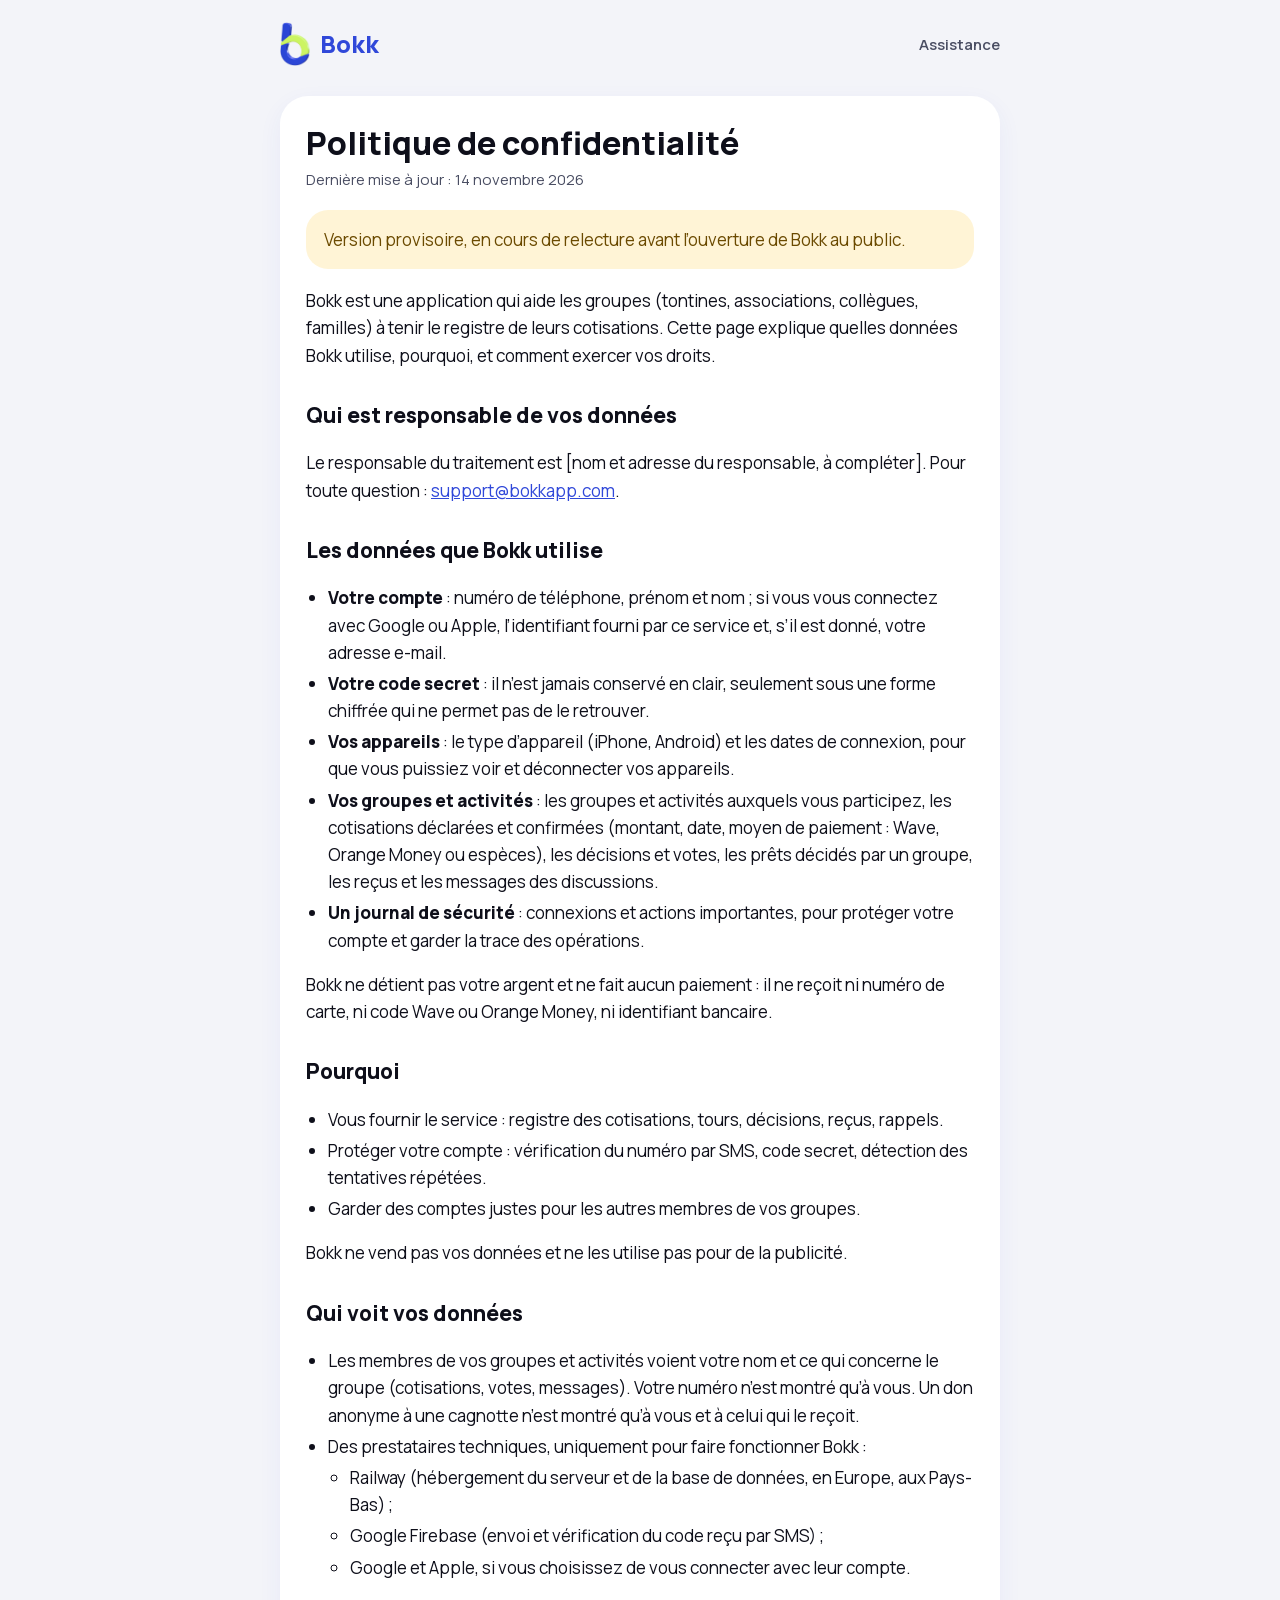
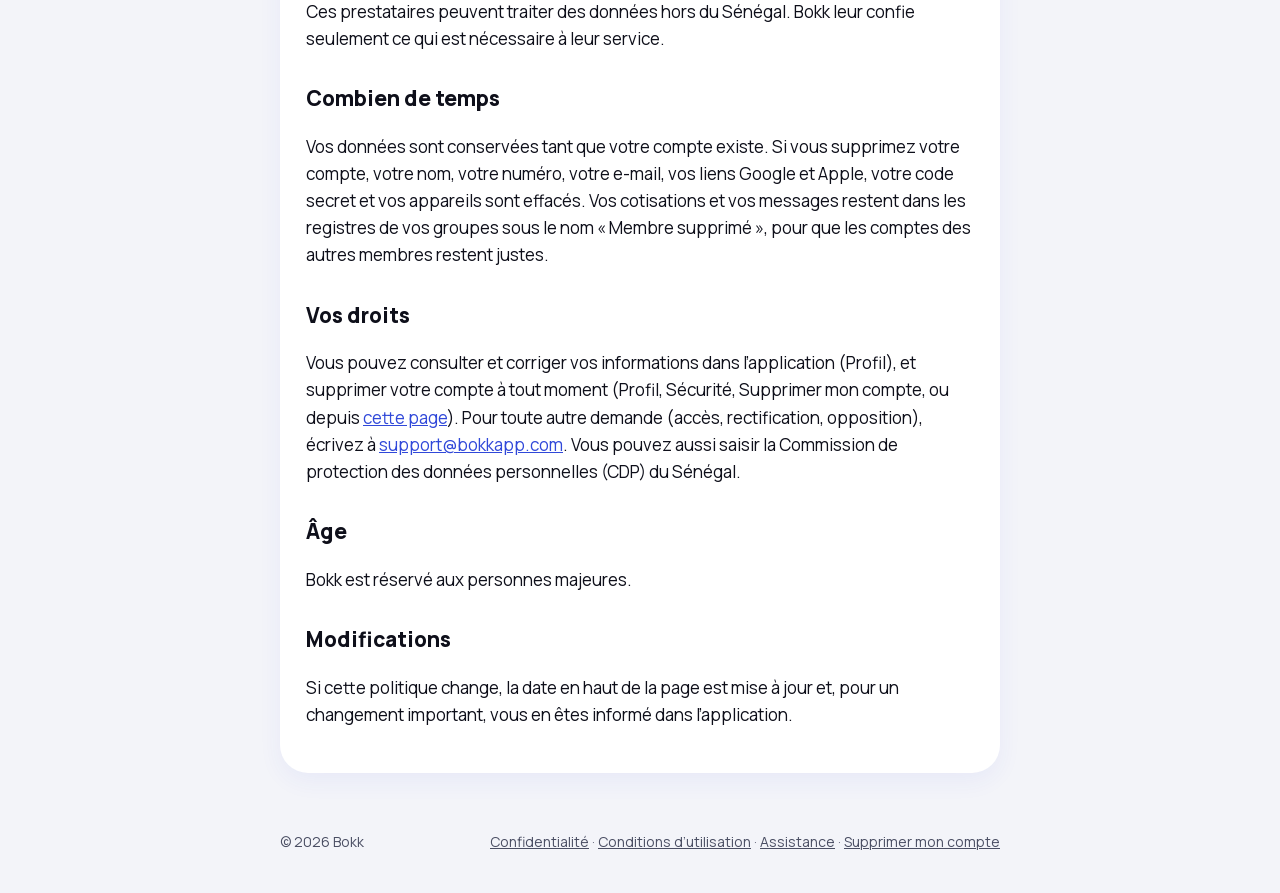
<file: confidentialite/index.html>
<!doctype html>
<html lang="fr">
<head>
<meta charset="utf-8">
<meta name="viewport" content="width=device-width, initial-scale=1">
<title>Confidentialité – Bokk</title>
<meta name="description" content="Politique de confidentialité de Bokk.">
<link rel="icon" type="image/png" href="../assets/favicon.png">
<link rel="stylesheet" href="../assets/style.css">
</head>
<body>
<header class="haut"><div class="page">
  <a class="marque" href="../"><img src="../assets/bokk-b.png" alt="">Bokk</a>
  <nav class="liens"><a href="../assistance/">Assistance</a></nav>
</div></header>
<main class="page">
<article class="texte">
<h1>Politique de confidentialité</h1>
<p class="date">Dernière mise à jour : 14 novembre 2026</p>
<p class="encart provisoire">Version provisoire, en cours de relecture avant l’ouverture de Bokk au public.</p>
<p>Bokk est une application qui aide les groupes (tontines, associations, collègues, familles) à tenir le registre de leurs cotisations. Cette page explique quelles données Bokk utilise, pourquoi, et comment exercer vos droits.</p>

<h2>Qui est responsable de vos données</h2>
<p>Le responsable du traitement est [nom et adresse du responsable, à compléter]. Pour toute question : <a href="mailto:support@bokkapp.com">support@bokkapp.com</a>.</p>

<h2>Les données que Bokk utilise</h2>
<ul>
  <li><strong>Votre compte</strong> : numéro de téléphone, prénom et nom ; si vous vous connectez avec Google ou Apple, l’identifiant fourni par ce service et, s’il est donné, votre adresse e-mail.</li>
  <li><strong>Votre code secret</strong> : il n’est jamais conservé en clair, seulement sous une forme chiffrée qui ne permet pas de le retrouver.</li>
  <li><strong>Vos appareils</strong> : le type d’appareil (iPhone, Android) et les dates de connexion, pour que vous puissiez voir et déconnecter vos appareils.</li>
  <li><strong>Vos groupes et activités</strong> : les groupes et activités auxquels vous participez, les cotisations déclarées et confirmées (montant, date, moyen de paiement : Wave, Orange Money ou espèces), les décisions et votes, les prêts décidés par un groupe, les reçus et les messages des discussions.</li>
  <li><strong>Un journal de sécurité</strong> : connexions et actions importantes, pour protéger votre compte et garder la trace des opérations.</li>
</ul>
<p>Bokk ne détient pas votre argent et ne fait aucun paiement : il ne reçoit ni numéro de carte, ni code Wave ou Orange Money, ni identifiant bancaire.</p>

<h2>Pourquoi</h2>
<ul>
  <li>Vous fournir le service : registre des cotisations, tours, décisions, reçus, rappels.</li>
  <li>Protéger votre compte : vérification du numéro par SMS, code secret, détection des tentatives répétées.</li>
  <li>Garder des comptes justes pour les autres membres de vos groupes.</li>
</ul>
<p>Bokk ne vend pas vos données et ne les utilise pas pour de la publicité.</p>

<h2>Qui voit vos données</h2>
<ul>
  <li>Les membres de vos groupes et activités voient votre nom et ce qui concerne le groupe (cotisations, votes, messages). Votre numéro n’est montré qu’à vous. Un don anonyme à une cagnotte n’est montré qu’à vous et à celui qui le reçoit.</li>
  <li>Des prestataires techniques, uniquement pour faire fonctionner Bokk :
    <ul>
      <li>Railway (hébergement du serveur et de la base de données, en Europe, aux Pays-Bas) ;</li>
      <li>Google Firebase (envoi et vérification du code reçu par SMS) ;</li>
      <li>Google et Apple, si vous choisissez de vous connecter avec leur compte.</li>
    </ul>
  </li>
</ul>
<p>Ces prestataires peuvent traiter des données hors du Sénégal. Bokk leur confie seulement ce qui est nécessaire à leur service.</p>

<h2>Combien de temps</h2>
<p>Vos données sont conservées tant que votre compte existe. Si vous supprimez votre compte, votre nom, votre numéro, votre e-mail, vos liens Google et Apple, votre code secret et vos appareils sont effacés. Vos cotisations et vos messages restent dans les registres de vos groupes sous le nom « Membre supprimé », pour que les comptes des autres membres restent justes.</p>

<h2>Vos droits</h2>
<p>Vous pouvez consulter et corriger vos informations dans l’application (Profil), et supprimer votre compte à tout moment (Profil, Sécurité, Supprimer mon compte, ou depuis <a href="../supprimer-mon-compte/">cette page</a>). Pour toute autre demande (accès, rectification, opposition), écrivez à <a href="mailto:support@bokkapp.com">support@bokkapp.com</a>. Vous pouvez aussi saisir la Commission de protection des données personnelles (CDP) du Sénégal.</p>

<h2>Âge</h2>
<p>Bokk est réservé aux personnes majeures.</p>

<h2>Modifications</h2>
<p>Si cette politique change, la date en haut de la page est mise à jour et, pour un changement important, vous en êtes informé dans l’application.</p>
</article>

</main>
<footer class="bas"><div class="page">
  <span>© 2026 Bokk</span>
  <span><a href="../confidentialite/">Confidentialité</a> · <a href="../conditions/">Conditions d’utilisation</a> · <a href="../assistance/">Assistance</a> · <a href="../supprimer-mon-compte/">Supprimer mon compte</a></span>
</div></footer>
</body>
</html>
</file>
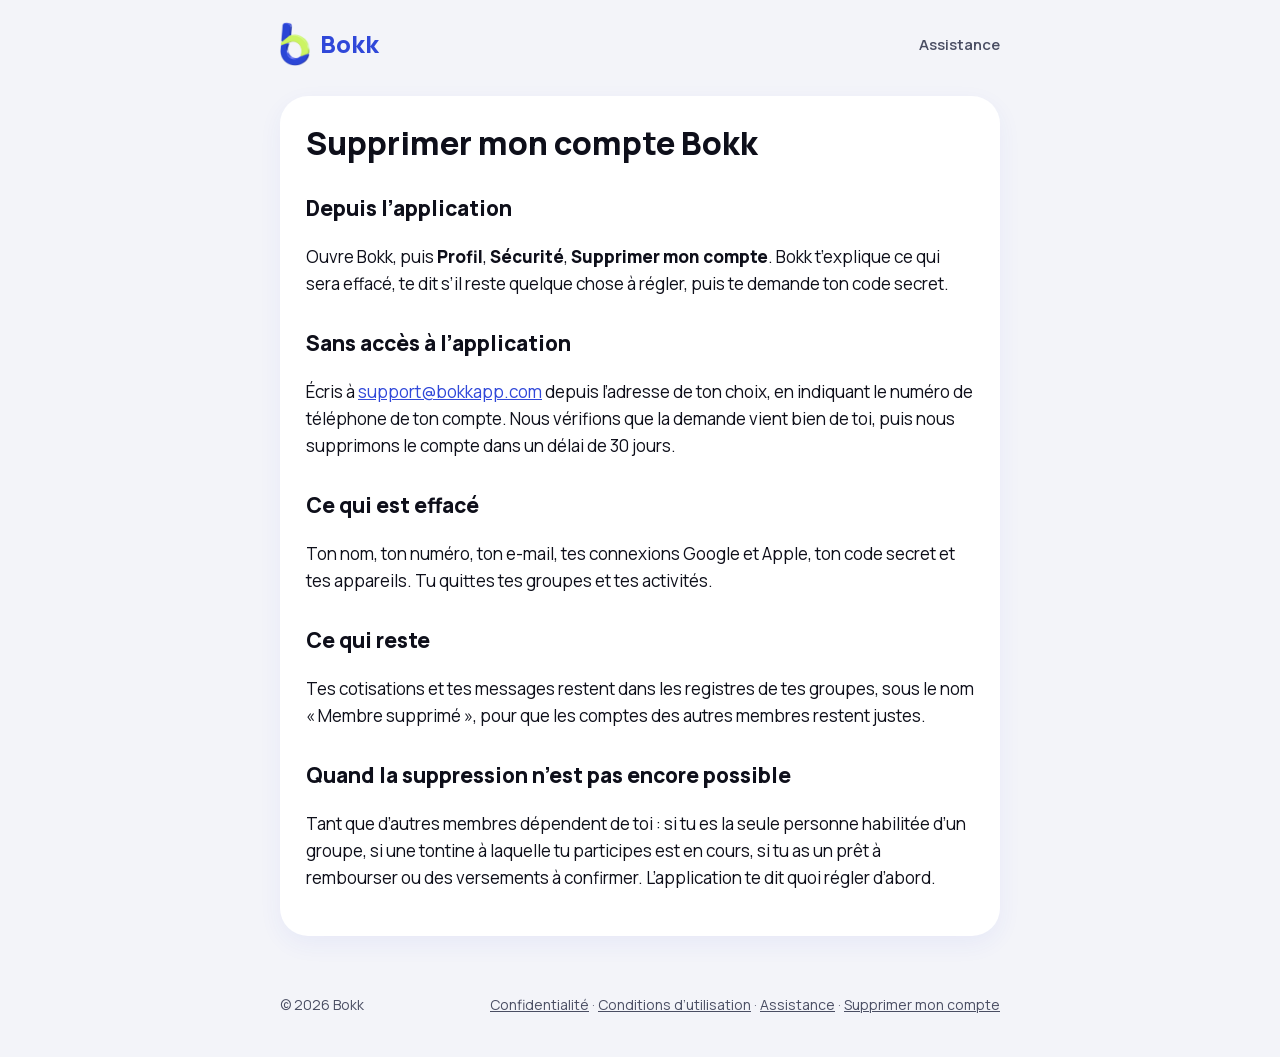
<file: supprimer-mon-compte/index.html>
<!doctype html>
<html lang="fr">
<head>
<meta charset="utf-8">
<meta name="viewport" content="width=device-width, initial-scale=1">
<title>Supprimer mon compte – Bokk</title>
<meta name="description" content="Comment supprimer son compte Bokk.">
<link rel="icon" type="image/png" href="../assets/favicon.png">
<link rel="stylesheet" href="../assets/style.css">
</head>
<body>
<header class="haut"><div class="page">
  <a class="marque" href="../"><img src="../assets/bokk-b.png" alt="">Bokk</a>
  <nav class="liens"><a href="../assistance/">Assistance</a></nav>
</div></header>
<main class="page">
<article class="texte">
<h1>Supprimer mon compte Bokk</h1>

<h2>Depuis l’application</h2>
<p>Ouvre Bokk, puis <strong>Profil</strong>, <strong>Sécurité</strong>, <strong>Supprimer mon compte</strong>. Bokk t’explique ce qui sera effacé, te dit s’il reste quelque chose à régler, puis te demande ton code secret.</p>

<h2>Sans accès à l’application</h2>
<p>Écris à <a href="mailto:support@bokkapp.com">support@bokkapp.com</a> depuis l’adresse de ton choix, en indiquant le numéro de téléphone de ton compte. Nous vérifions que la demande vient bien de toi, puis nous supprimons le compte dans un délai de 30 jours.</p>

<h2>Ce qui est effacé</h2>
<p>Ton nom, ton numéro, ton e-mail, tes connexions Google et Apple, ton code secret et tes appareils. Tu quittes tes groupes et tes activités.</p>

<h2>Ce qui reste</h2>
<p>Tes cotisations et tes messages restent dans les registres de tes groupes, sous le nom « Membre supprimé », pour que les comptes des autres membres restent justes.</p>

<h2>Quand la suppression n’est pas encore possible</h2>
<p>Tant que d’autres membres dépendent de toi : si tu es la seule personne habilitée d’un groupe, si une tontine à laquelle tu participes est en cours, si tu as un prêt à rembourser ou des versements à confirmer. L’application te dit quoi régler d’abord.</p>
</article>

</main>
<footer class="bas"><div class="page">
  <span>© 2026 Bokk</span>
  <span><a href="../confidentialite/">Confidentialité</a> · <a href="../conditions/">Conditions d’utilisation</a> · <a href="../assistance/">Assistance</a> · <a href="../supprimer-mon-compte/">Supprimer mon compte</a></span>
</div></footer>
</body>
</html>
</file>
<file: assets/accueil.css>
/* Bokk, page d'accueil : design lisse de l'appli (Manrope, bleu royal, citron, reliefs doux). */
@font-face { font-family: "Manrope"; src: url("Manrope-Regular.ttf") format("truetype"); font-weight: 400; font-display: swap; }
@font-face { font-family: "Manrope"; src: url("Manrope-SemiBold.ttf") format("truetype"); font-weight: 600; font-display: swap; }
@font-face { font-family: "Manrope"; src: url("Manrope-ExtraBold.ttf") format("truetype"); font-weight: 800; font-display: swap; }

:root {
  --bleu: #3048d9;
  --bleu-clair: #3e57e6;
  --bleu-fonce: #2a40c9;
  --bleu-fond: #e9ecff;
  --citron: #c8f560;
  --nuit: #0e0f1a;
  --fond: #f3f4f9;
  --blanc: #ffffff;
  --texte: #0e0f1a;
  --texte-2: #5b6075;
  --texte-3: #8a8fa3;
  --trait: #e6e8f1;
  --vert: #18a058;
  --vert-fond: #e3f6ea;
  --ambre: #b97c06;
  --ambre-fond: #fdf2d8;
  --r: 28px;
  --r-petit: 18px;
  --pilule: 999px;
  --relief: inset 0 1.5px 0 rgba(255, 255, 255, 0.95), inset 0 -2px 0 rgba(14, 15, 26, 0.035),
    0 1px 2px rgba(22, 32, 96, 0.05), 0 18px 40px -18px rgba(22, 32, 96, 0.25);
  --relief-bleu: inset 0 1.5px 0 rgba(255, 255, 255, 0.28), inset 0 -4px 0 rgba(8, 14, 70, 0.22),
    0 22px 40px -18px rgba(48, 72, 217, 0.75);
  --relief-citron: inset 0 1.5px 0 rgba(255, 255, 255, 0.7), inset 0 -3px 0 rgba(70, 96, 0, 0.2),
    0 12px 24px -12px rgba(120, 160, 20, 0.7);
  --matiere-bleue: radial-gradient(130% 100% at 15% 0%, var(--bleu-clair) 0%, var(--bleu) 48%, var(--bleu-fonce) 100%);
  --largeur: 1180px;
}

* { box-sizing: border-box; }
html { -webkit-text-size-adjust: 100%; scroll-behavior: smooth; }
body {
  margin: 0;
  background: var(--blanc);
  color: var(--texte);
  font-family: "Manrope", -apple-system, "Segoe UI", Roboto, sans-serif;
  font-size: 17px;
  line-height: 1.6;
  font-variant-numeric: tabular-nums;
  overflow-x: hidden;
}
img { max-width: 100%; display: block; }
a { color: inherit; text-decoration: none; }
h1, h2, h3 { margin: 0; letter-spacing: -0.03em; line-height: 1.08; }
p { margin: 0; }
.conteneur { max-width: var(--largeur); margin: 0 auto; padding: 0 24px; }
.sans-coupure { white-space: nowrap; }
.sr { position: absolute; width: 1px; height: 1px; overflow: hidden; clip: rect(0 0 0 0); }

/* Mot surligné (bloc de couleur derrière le mot, comme un marqueur). */
.marque-bleu, .marque-citron {
  display: inline-block;
  padding: 0.02em 0.22em 0.08em;
  border-radius: 0.22em;
  line-height: 1;
}
.marque-bleu { background: var(--bleu); color: var(--blanc); box-shadow: var(--relief-bleu); }
.marque-citron { background: var(--citron); color: var(--nuit); box-shadow: var(--relief-citron); }

/* Boutons */
.bouton {
  display: inline-flex; align-items: center; justify-content: center; gap: 10px;
  min-height: 52px; padding: 0 26px; border-radius: var(--pilule);
  font-weight: 600; font-size: 16px; white-space: nowrap;
  transition: transform 0.15s ease, box-shadow 0.15s ease;
}
.bouton:hover { transform: translateY(-1px); }
.bouton-bleu { background: var(--matiere-bleue); color: var(--blanc); box-shadow: var(--relief-bleu); }
.bouton-citron { background: var(--citron); color: var(--nuit); box-shadow: var(--relief-citron); }
.bouton-blanc { background: var(--blanc); color: var(--texte); box-shadow: var(--relief); }
.bouton svg { width: 18px; height: 18px; }

.pastille {
  display: inline-flex; align-items: center; gap: 8px;
  padding: 7px 14px; border-radius: var(--pilule);
  background: var(--blanc); box-shadow: var(--relief);
  font-size: 13px; font-weight: 600; color: var(--texte-2);
}
.pastille .point { width: 7px; height: 7px; border-radius: 50%; background: var(--vert); box-shadow: 0 0 0 4px var(--vert-fond); }

/* En-tête */
.entete {
  position: sticky; top: 0; z-index: 50;
  background: rgba(255, 255, 255, 0.82);
  backdrop-filter: saturate(160%) blur(14px);
  -webkit-backdrop-filter: saturate(160%) blur(14px);
  border-bottom: 1px solid rgba(14, 15, 26, 0.05);
}
.entete .conteneur { display: flex; align-items: center; justify-content: space-between; height: 72px; }
.logo { display: inline-flex; align-items: center; gap: 10px; font-weight: 800; font-size: 22px; letter-spacing: -0.03em; color: var(--bleu); }
.logo img { width: 26px; height: auto; }
.menu { display: flex; gap: 30px; font-size: 15px; font-weight: 600; color: var(--texte-2); }
.menu a:hover { color: var(--bleu); }
.entete .bouton { min-height: 44px; padding: 0 20px; font-size: 15px; }

/* Accroche */
.accroche { position: relative; padding: 88px 0 72px; text-align: center; overflow: hidden; }
.accroche::before { /* quadrillage léger */
  content: ""; position: absolute; inset: 0;
  background-image: linear-gradient(rgba(48, 72, 217, 0.06) 1px, transparent 1px),
    linear-gradient(90deg, rgba(48, 72, 217, 0.06) 1px, transparent 1px);
  background-size: 56px 56px;
  -webkit-mask-image: radial-gradient(ellipse 70% 60% at 50% 35%, #000 30%, transparent 75%);
  mask-image: radial-gradient(ellipse 70% 60% at 50% 35%, #000 30%, transparent 75%);
  pointer-events: none;
}
.sphere {
  position: absolute; left: 50%; top: 40px; width: 860px; height: 860px; transform: translateX(-50%);
  border-radius: 50%;
  background: radial-gradient(circle at 50% 38%, rgba(255, 255, 255, 0.95) 0%, rgba(233, 236, 255, 0.85) 45%, rgba(214, 220, 255, 0.55) 70%, rgba(214, 220, 255, 0) 72%);
  box-shadow: inset 0 0 120px rgba(48, 72, 217, 0.08);
  pointer-events: none;
}
.accroche .conteneur { position: relative; }
.accroche h1 { margin: 26px auto 0; max-width: 900px; font-size: clamp(44px, 7.4vw, 88px); font-weight: 800; }
.accroche h1 .ligne { display: block; }
.accroche .sous-titre { margin: 26px auto 0; max-width: 640px; font-size: clamp(17px, 1.9vw, 20px); color: var(--texte-2); }
.actions { margin-top: 36px; display: flex; gap: 14px; justify-content: center; flex-wrap: wrap; }
.confiance {
  margin: 34px auto 0; display: flex; gap: 10px 28px; justify-content: center; flex-wrap: wrap;
  font-size: 14px; font-weight: 600; color: var(--texte-2);
}
.confiance span { display: inline-flex; align-items: center; gap: 8px; }
.confiance svg { width: 17px; height: 17px; color: var(--bleu); }

/* Scène : téléphone et cartes flottantes */
.scene { position: relative; margin: 64px auto 0; width: min(100%, 980px); height: 640px; }
.telephone {
  position: absolute; left: 50%; top: 0; transform: translateX(-50%);
  width: 300px; height: 640px; padding: 12px; border-radius: 50px;
  background: var(--nuit);
  box-shadow: 0 50px 90px -40px rgba(14, 15, 26, 0.55), inset 0 0 0 2px #2a2c3d;
}
.ecran {
  position: relative; height: 100%; border-radius: 39px; overflow: hidden;
  background: var(--fond); text-align: left; font-size: 12px; line-height: 1.35;
  padding: 44px 14px 0;
}
.ecran::before { /* ilot de l'écran */
  content: ""; position: absolute; top: 10px; left: 50%; transform: translateX(-50%);
  width: 92px; height: 26px; border-radius: 20px; background: var(--nuit);
}
.app-haut { display: flex; align-items: center; justify-content: space-between; }
.app-qui { display: flex; align-items: center; gap: 9px; }
.avatar {
  width: 34px; height: 34px; border-radius: 50%; display: grid; place-items: center;
  background: var(--nuit); color: var(--blanc); font-weight: 800; font-size: 12px;
}
.app-qui small { display: block; color: var(--texte-2); font-size: 11px; }
.app-qui strong { font-size: 14px; }
.cloche { width: 34px; height: 34px; border-radius: 50%; display: grid; place-items: center; background: var(--blanc); box-shadow: var(--relief); }
.cloche svg { width: 15px; height: 15px; }
.app-solde {
  margin-top: 14px; padding: 16px 16px 14px; border-radius: 22px;
  background: var(--matiere-bleue); color: var(--blanc); box-shadow: var(--relief-bleu);
}
.app-solde small { opacity: 0.85; font-size: 11px; font-weight: 600; }
.app-solde .montant { display: block; margin-top: 2px; color: var(--citron); font-size: 26px; font-weight: 800; letter-spacing: -0.03em; }
.app-solde .dispo { margin-top: 8px; font-size: 11px; opacity: 0.9; }
.app-raccourcis { margin-top: 14px; display: grid; grid-template-columns: repeat(4, 1fr); text-align: center; font-size: 10px; font-weight: 600; }
.app-raccourcis i {
  display: grid; place-items: center; width: 42px; height: 42px; margin: 0 auto 5px; border-radius: 50%;
  background: var(--blanc); box-shadow: var(--relief); color: var(--bleu); font-style: normal;
}
.app-raccourcis svg { width: 17px; height: 17px; }
.app-titre { margin: 16px 0 8px; display: flex; justify-content: space-between; font-weight: 800; font-size: 14px; }
.app-titre a { color: var(--bleu); font-size: 11px; font-weight: 600; }
.app-carte { padding: 12px 13px; border-radius: 18px; background: var(--blanc); box-shadow: var(--relief); margin-bottom: 9px; display: flex; align-items: center; gap: 10px; }
.app-carte .texte { flex: 1; min-width: 0; }
.app-carte strong { display: block; font-size: 12.5px; }
.app-carte small { color: var(--texte-2); font-size: 10.5px; }
.puce { display: inline-block; margin-top: 5px; padding: 2px 8px; border-radius: var(--pilule); font-size: 9.5px; font-weight: 700; }
.puce-vert { background: var(--vert-fond); color: var(--vert); }
.puce-ambre { background: var(--ambre-fond); color: var(--ambre); }
.puce-bleu { background: var(--bleu-fond); color: var(--bleu); }
.anneau { --p: 66; width: 40px; height: 40px; border-radius: 50%; display: grid; place-items: center;
  background: conic-gradient(var(--bleu) calc(var(--p) * 1%), var(--trait) 0); }
.anneau span { width: 31px; height: 31px; border-radius: 50%; background: var(--blanc); display: grid; place-items: center; font-size: 9.5px; font-weight: 800; }
.app-barre {
  position: absolute; left: 12px; right: 12px; bottom: 12px; height: 58px; border-radius: var(--pilule);
  background: #fff; box-shadow: 0 -10px 24px -6px rgba(243, 244, 249, 0.95), var(--relief);
  display: grid; grid-template-columns: repeat(5, 1fr); align-items: center; text-align: center;
  font-size: 9px; font-weight: 600; color: var(--texte-3);
}
.app-barre svg { width: 17px; height: 17px; display: block; margin: 0 auto 2px; }
.app-barre .actif { color: var(--bleu); }
.app-barre .plus { width: 44px; height: 44px; margin: 0 auto; border-radius: 50%; display: grid; place-items: center; background: var(--citron); box-shadow: var(--relief-citron); color: var(--nuit); }
.app-barre .plus svg { margin: 0; width: 20px; height: 20px; }

.flottante {
  position: absolute; display: flex; align-items: center; gap: 12px;
  padding: 14px 18px 14px 14px; border-radius: 22px; background: var(--blanc); box-shadow: var(--relief);
  text-align: left; font-size: 14px; line-height: 1.35; animation: flotter 6s ease-in-out infinite;
}
.flottante small { display: block; color: var(--texte-2); font-size: 12.5px; }
.flottante strong { font-weight: 800; }
.flottante .icone { width: 42px; height: 42px; border-radius: 14px; display: grid; place-items: center; flex: none; }
.flottante .icone svg { width: 20px; height: 20px; }
.f1 { left: 2%; top: 90px; }
.f1 .icone { background: var(--vert-fond); color: var(--vert); }
.f2 { right: 0; top: 210px; animation-delay: -2s; background: var(--citron); box-shadow: var(--relief-citron); }
.f2 small { color: rgba(14, 15, 26, 0.7); }
.f2 .gros { display: block; font-size: 24px; font-weight: 800; letter-spacing: -0.03em; }
.f2 .icone { background: var(--nuit); color: var(--citron); }
.f3 { left: 6%; top: 400px; animation-delay: -4s; }
.f3 .icone { background: var(--bleu-fond); color: var(--bleu); }
@keyframes flotter { 0%, 100% { transform: translateY(0); } 50% { transform: translateY(-10px); } }

/* Sections */
.section { padding: 120px 0; }
.section-grise { background: var(--fond); }
.entete-section { max-width: 760px; }
.entete-section.centre { margin: 0 auto; text-align: center; }
.surtitre { display: inline-block; font-size: 13px; font-weight: 800; letter-spacing: 0.12em; text-transform: uppercase; color: var(--bleu); }
.entete-section h2 { margin-top: 14px; font-size: clamp(34px, 4.6vw, 56px); font-weight: 800; }
.entete-section p { margin-top: 18px; font-size: 18px; color: var(--texte-2); }
.entete-section.centre p { margin-left: auto; margin-right: auto; max-width: 620px; }

/* Activités */
.grille { margin-top: 56px; display: grid; gap: 18px; grid-template-columns: repeat(6, 1fr); }
.carte { padding: 28px; border-radius: var(--r); background: var(--blanc); box-shadow: var(--relief); }
.section-grise .carte { background: var(--blanc); }
.carte h3 { font-size: 22px; font-weight: 800; }
.carte p { margin-top: 10px; color: var(--texte-2); font-size: 16px; }
.tuile { width: 52px; height: 52px; border-radius: 16px; display: grid; place-items: center; margin-bottom: 22px; }
.tuile svg { width: 24px; height: 24px; }
.tuile-bleu { background: var(--matiere-bleue); color: var(--blanc); box-shadow: var(--relief-bleu); }
.tuile-citron { background: var(--citron); color: var(--nuit); box-shadow: var(--relief-citron); }
.tuile-pale { background: var(--bleu-fond); color: var(--bleu); }
.grille .large { grid-column: span 3; }
.grille .tiers { grid-column: span 2; }
.carte .details { margin-top: 18px; display: flex; flex-wrap: wrap; gap: 8px; }
.carte .details span { padding: 5px 11px; border-radius: var(--pilule); background: var(--fond); font-size: 13px; font-weight: 600; color: var(--texte-2); }
.carte-bleue { background: var(--matiere-bleue); color: var(--blanc); box-shadow: var(--relief-bleu); }
.carte-bleue p { color: rgba(255, 255, 255, 0.85); }
.carte-bleue .details span { background: rgba(255, 255, 255, 0.14); color: var(--blanc); }
.carte-bleue .tuile-citron { box-shadow: none; }

/* Étapes */
.etapes { margin-top: 56px; display: grid; grid-template-columns: repeat(3, 1fr); gap: 18px; counter-reset: etape; }
.etape { position: relative; padding: 30px 28px; border-radius: var(--r); background: var(--blanc); box-shadow: var(--relief); }
.etape::before {
  counter-increment: etape; content: counter(etape);
  display: grid; place-items: center; width: 40px; height: 40px; border-radius: 50%;
  background: var(--nuit); color: var(--citron); font-weight: 800; margin-bottom: 20px;
}
.etape h3 { font-size: 21px; font-weight: 800; }
.etape p { margin-top: 10px; color: var(--texte-2); font-size: 16px; }
.code { display: inline-block; margin-top: 16px; padding: 8px 14px; border-radius: 12px; background: var(--fond); font-weight: 800; letter-spacing: 0.06em; color: var(--bleu); }
.moyens { margin-top: 16px; display: flex; gap: 8px; flex-wrap: wrap; }
.moyens span { padding: 6px 12px; border-radius: var(--pilule); font-size: 13px; font-weight: 700; }
.moyen-wave { background: #e3f4fd; color: #0b6e9e; }
.moyen-om { background: #fff0e0; color: #b4560a; }
.moyen-free { background: #fde6e6; color: #b3262c; }
.moyen-bokk { background: var(--bleu-fond); color: var(--bleu); }

/* Frais */
.frais { margin: 56px auto 0; max-width: 980px; display: grid; grid-template-columns: 1fr 1fr; border-radius: var(--r); background: var(--blanc); box-shadow: var(--relief); overflow: hidden; }
.frais > div { padding: 36px; }
.frais .gauche { border-right: 1px solid var(--trait); }
.frais h3 { font-size: 15px; font-weight: 700; color: var(--texte-2); }
.tarif { margin-top: 18px; display: flex; align-items: baseline; justify-content: space-between; gap: 12px; padding: 14px 0; border-bottom: 1px solid var(--trait); }
.tarif:last-of-type { border-bottom: 0; }
.tarif span { font-weight: 600; }
.tarif strong { font-size: 22px; font-weight: 800; letter-spacing: -0.02em; white-space: nowrap; }
.tarif strong.zero { color: var(--vert); }
.coches { margin: 22px 0 0; padding: 0; list-style: none; display: grid; gap: 10px; font-size: 15px; color: var(--texte-2); }
.coches li { display: flex; gap: 10px; align-items: flex-start; }
.coches svg { width: 18px; height: 18px; color: var(--vert); flex: none; margin-top: 3px; }
.calcul { background: var(--fond); }
.ligne-calcul { display: flex; justify-content: space-between; gap: 12px; padding: 13px 0; font-size: 15px; color: var(--texte-2); border-bottom: 1px solid var(--trait); }
.ligne-calcul strong { color: var(--texte); font-weight: 700; white-space: nowrap; }
.total { margin-top: 16px; padding: 16px 18px; border-radius: 18px; background: var(--blanc); box-shadow: var(--relief); display: flex; justify-content: space-between; align-items: center; font-weight: 700; }
.total strong { font-size: 22px; font-weight: 800; }
.recu { margin-top: 12px; padding: 16px 18px; border-radius: 18px; background: var(--nuit); color: var(--blanc); display: flex; justify-content: space-between; align-items: center; font-weight: 700; }
.recu strong { color: var(--citron); font-size: 22px; font-weight: 800; }
.note { margin-top: 14px; font-size: 13px; color: var(--texte-3); }

/* Sécurité */
.securite { display: grid; grid-template-columns: 1.05fr 1fr; gap: 56px; align-items: center; }
.liste-securite { display: grid; gap: 14px; }
.point-securite { display: flex; gap: 16px; padding: 20px 22px; border-radius: 22px; background: var(--blanc); box-shadow: var(--relief); }
.point-securite .tuile { margin: 0; width: 46px; height: 46px; border-radius: 14px; flex: none; }
.point-securite h3 { font-size: 17px; font-weight: 800; letter-spacing: -0.01em; }
.point-securite p { margin-top: 4px; font-size: 15px; color: var(--texte-2); }
.clavier { position: relative; width: 100%; max-width: 380px; margin: 0 auto; padding: 34px 30px 30px; border-radius: 34px; background: var(--blanc); box-shadow: var(--relief); text-align: center; }
.clavier .question { font-weight: 800; font-size: 20px; }
.clavier small { display: block; margin-top: 4px; color: var(--texte-2); font-size: 14px; }
.points-code { margin: 22px 0 24px; display: flex; gap: 14px; justify-content: center; }
.points-code i { width: 14px; height: 14px; border-radius: 50%; background: var(--trait); }
.points-code i.plein { background: var(--bleu); }
.touches { display: grid; grid-template-columns: repeat(3, 1fr); gap: 10px; }
.touches span { display: grid; place-items: center; height: 54px; border-radius: var(--pilule); background: var(--fond); font-size: 20px; font-weight: 800; }
.touches span.vide { background: transparent; }

/* Feuille de route */
.route { margin-top: 56px; display: grid; grid-template-columns: repeat(4, 1fr); gap: 18px; }
.route .carte { padding: 24px; }
.route h3 { font-size: 18px; margin-top: 14px; }
.route p { font-size: 15px; }
.etat { display: inline-flex; align-items: center; gap: 6px; padding: 4px 10px; border-radius: var(--pilule); font-size: 11.5px; font-weight: 800; letter-spacing: 0.06em; text-transform: uppercase; }
.etat-dispo { background: var(--vert-fond); color: var(--vert); }
.etat-bientot { background: var(--ambre-fond); color: var(--ambre); }

/* Questions */
.questions { margin: 48px auto 0; max-width: 820px; display: grid; gap: 12px; }
.questions details { padding: 0 24px; border-radius: 22px; background: var(--blanc); box-shadow: var(--relief); }
.questions summary { list-style: none; cursor: pointer; display: flex; justify-content: space-between; align-items: center; gap: 16px; padding: 20px 0; font-weight: 700; font-size: 17px; }
.questions summary::-webkit-details-marker { display: none; }
.questions summary::after { content: "+"; flex: none; display: grid; place-items: center; width: 30px; height: 30px; border-radius: 50%; background: var(--fond); color: var(--bleu); font-weight: 800; font-size: 18px; transition: transform 0.2s ease; }
.questions details[open] summary::after { transform: rotate(45deg); }
.questions details p { padding: 0 0 22px; color: var(--texte-2); font-size: 16px; }

/* Bandeau final */
.final { padding: 110px 0 120px; }
.bandeau {
  position: relative; overflow: hidden; padding: 72px 200px; border-radius: 40px; text-align: center;
  background: var(--matiere-bleue); color: var(--blanc); box-shadow: var(--relief-bleu);
}
.bandeau h2 { font-size: clamp(32px, 4.4vw, 54px); font-weight: 800; }
.bandeau p { margin: 18px auto 0; max-width: 560px; font-size: 18px; color: rgba(255, 255, 255, 0.86); }
.bandeau .actions { margin-top: 32px; }
.bandeau img { position: absolute; width: 150px; right: 28px; bottom: -64px; transform: rotate(-12deg); }
.magasin { display: inline-flex; align-items: center; gap: 12px; min-height: 58px; padding: 0 22px; border-radius: 18px; background: var(--nuit); color: var(--blanc); text-align: left; }
.magasin svg { width: 24px; height: 24px; }
.magasin small { display: block; font-size: 11px; opacity: 0.7; font-weight: 600; }
.magasin strong { font-size: 17px; font-weight: 800; letter-spacing: -0.01em; }

/* Pied de page */
.pied { padding: 56px 0 40px; border-top: 1px solid var(--trait); background: var(--blanc); }
.pied .conteneur { display: flex; justify-content: space-between; gap: 28px; flex-wrap: wrap; }
.pied p { margin-top: 12px; max-width: 320px; font-size: 15px; color: var(--texte-2); }
.liens-pied { display: flex; gap: 56px; flex-wrap: wrap; font-size: 15px; }
.liens-pied div { display: grid; gap: 10px; align-content: start; }
.liens-pied strong { font-size: 13px; letter-spacing: 0.08em; text-transform: uppercase; color: var(--texte-3); }
.liens-pied a { color: var(--texte-2); }
.liens-pied a:hover { color: var(--bleu); }
.mention { margin-top: 40px; font-size: 13px; color: var(--texte-3); }

/* Téléphone et tablette */
@media (max-width: 980px) {
  .menu { display: none; }
  .bandeau { padding-left: 32px; padding-right: 32px; padding-bottom: 130px; }
  .bandeau img { right: 50%; transform: translateX(50%) rotate(-8deg); }
  .grille .large, .grille .tiers { grid-column: span 6; }
  .etapes { grid-template-columns: 1fr; }
  .frais { grid-template-columns: 1fr; }
  .frais .gauche { border-right: 0; border-bottom: 1px solid var(--trait); }
  .securite { grid-template-columns: 1fr; gap: 40px; }
  .route { grid-template-columns: 1fr 1fr; }
  .f1, .f3 { left: 0; }
}
@media (max-width: 720px) {
  body { font-size: 16px; }
  .accroche { padding-top: 56px; }
  .sphere { width: 620px; height: 620px; }
  .section { padding: 84px 0; }
  .scene { height: 640px; }
  .flottante { padding: 10px 14px 10px 10px; font-size: 13px; }
  .flottante .icone { width: 36px; height: 36px; border-radius: 12px; }
  .f1, .f3 { display: none; }
  .f2 { top: 470px; right: -6px; }
  .f2 .gros { font-size: 20px; }
  .frais > div { padding: 26px 22px; }
  .route { grid-template-columns: 1fr; }
  .bandeau { padding: 56px 24px 150px; border-radius: 32px; }
  .final { padding-top: 72px; }
  .bandeau img { width: 120px; right: 50%; transform: translateX(50%) rotate(-8deg); bottom: -58px; }
  .entete .bouton { display: none; }
}
@media (prefers-reduced-motion: reduce) {
  html { scroll-behavior: auto; }
  .flottante { animation: none; }
  .bouton { transition: none; }
}
</file>
<file: assets/style.css>
/* Bokk : les couleurs et la police de l'appli (design lisse). */
@font-face { font-family: "Manrope"; src: url("Manrope-Regular.ttf") format("truetype"); font-weight: 400; font-display: swap; }
@font-face { font-family: "Manrope"; src: url("Manrope-SemiBold.ttf") format("truetype"); font-weight: 600; font-display: swap; }
@font-face { font-family: "Manrope"; src: url("Manrope-ExtraBold.ttf") format("truetype"); font-weight: 800; font-display: swap; }

:root {
  --bleu: #3048D9;
  --citron: #C8F560;
  --nuit: #0E0F1A;
  --fond: #F3F4F9;
  --carte: #FFFFFF;
  --texte: #0E0F1A;
  --texte2: #4A4E63;
  --bord: rgba(14, 15, 26, 0.08);
}

* { box-sizing: border-box; }
html { -webkit-text-size-adjust: 100%; }
body {
  margin: 0;
  background: var(--fond);
  color: var(--texte);
  font-family: "Manrope", -apple-system, "Segoe UI", Roboto, sans-serif;
  font-size: 17px;
  line-height: 1.6;
}
a { color: var(--bleu); }
.page { max-width: 760px; margin: 0 auto; padding: 0 20px; }

header.haut { padding: 22px 0; }
header.haut .page { display: flex; align-items: center; justify-content: space-between; gap: 16px; }
.marque { display: flex; align-items: center; gap: 10px; text-decoration: none; color: var(--bleu); font-weight: 800; font-size: 24px; }
.marque img { width: 30px; height: auto; }
nav.liens a { color: var(--texte2); text-decoration: none; font-weight: 600; font-size: 15px; margin-left: 18px; }
nav.liens a:hover { color: var(--bleu); }

.hero { text-align: center; padding: 40px 0 24px; }
.hero img { width: 150px; height: auto; }
.hero h1 { font-size: 44px; line-height: 1.1; margin: 18px 0 10px; color: var(--bleu); font-weight: 800; }
.hero p { font-size: 20px; color: var(--texte2); margin: 0 auto; max-width: 560px; }
.pastille { display: inline-block; margin-top: 22px; background: var(--citron); color: var(--nuit); font-weight: 800; padding: 12px 22px; border-radius: 999px; }

.cartes { display: grid; grid-template-columns: repeat(auto-fit, minmax(210px, 1fr)); gap: 16px; margin: 36px 0; }
.carte { background: var(--carte); border-radius: 28px; padding: 22px; box-shadow: 0 1px 0 rgba(255,255,255,.8) inset, 0 8px 24px rgba(48, 72, 217, 0.08); }
.carte h3 { margin: 0 0 6px; font-size: 18px; font-weight: 800; }
.carte p { margin: 0; color: var(--texte2); font-size: 16px; }

.texte { background: var(--carte); border-radius: 28px; padding: 28px 26px; margin: 8px 0 32px; box-shadow: 0 8px 24px rgba(48, 72, 217, 0.06); }
.texte h1 { font-size: 32px; line-height: 1.2; margin: 0 0 6px; font-weight: 800; }
.texte h2 { font-size: 21px; margin: 30px 0 8px; font-weight: 800; }
.texte .date { color: var(--texte2); font-size: 15px; margin: 0 0 18px; }
.texte ul { padding-left: 22px; }
.texte li { margin: 4px 0; }
.encart { background: #E8ECFF; color: #22349E; border-radius: 22px; padding: 16px 18px; margin: 18px 0; }
.encart.provisoire { background: #FFF4D6; color: #6B4A00; }

footer.bas { padding: 26px 0 40px; color: var(--texte2); font-size: 14px; }
footer.bas .page { display: flex; flex-wrap: wrap; gap: 8px 18px; justify-content: space-between; }
footer.bas a { color: var(--texte2); }

@media (max-width: 560px) {
  body { font-size: 16px; }
  .hero h1 { font-size: 34px; }
  nav.liens a { margin-left: 12px; font-size: 14px; }
  .texte { padding: 22px 18px; }
  .texte h1 { font-size: 26px; }
}
</file>
